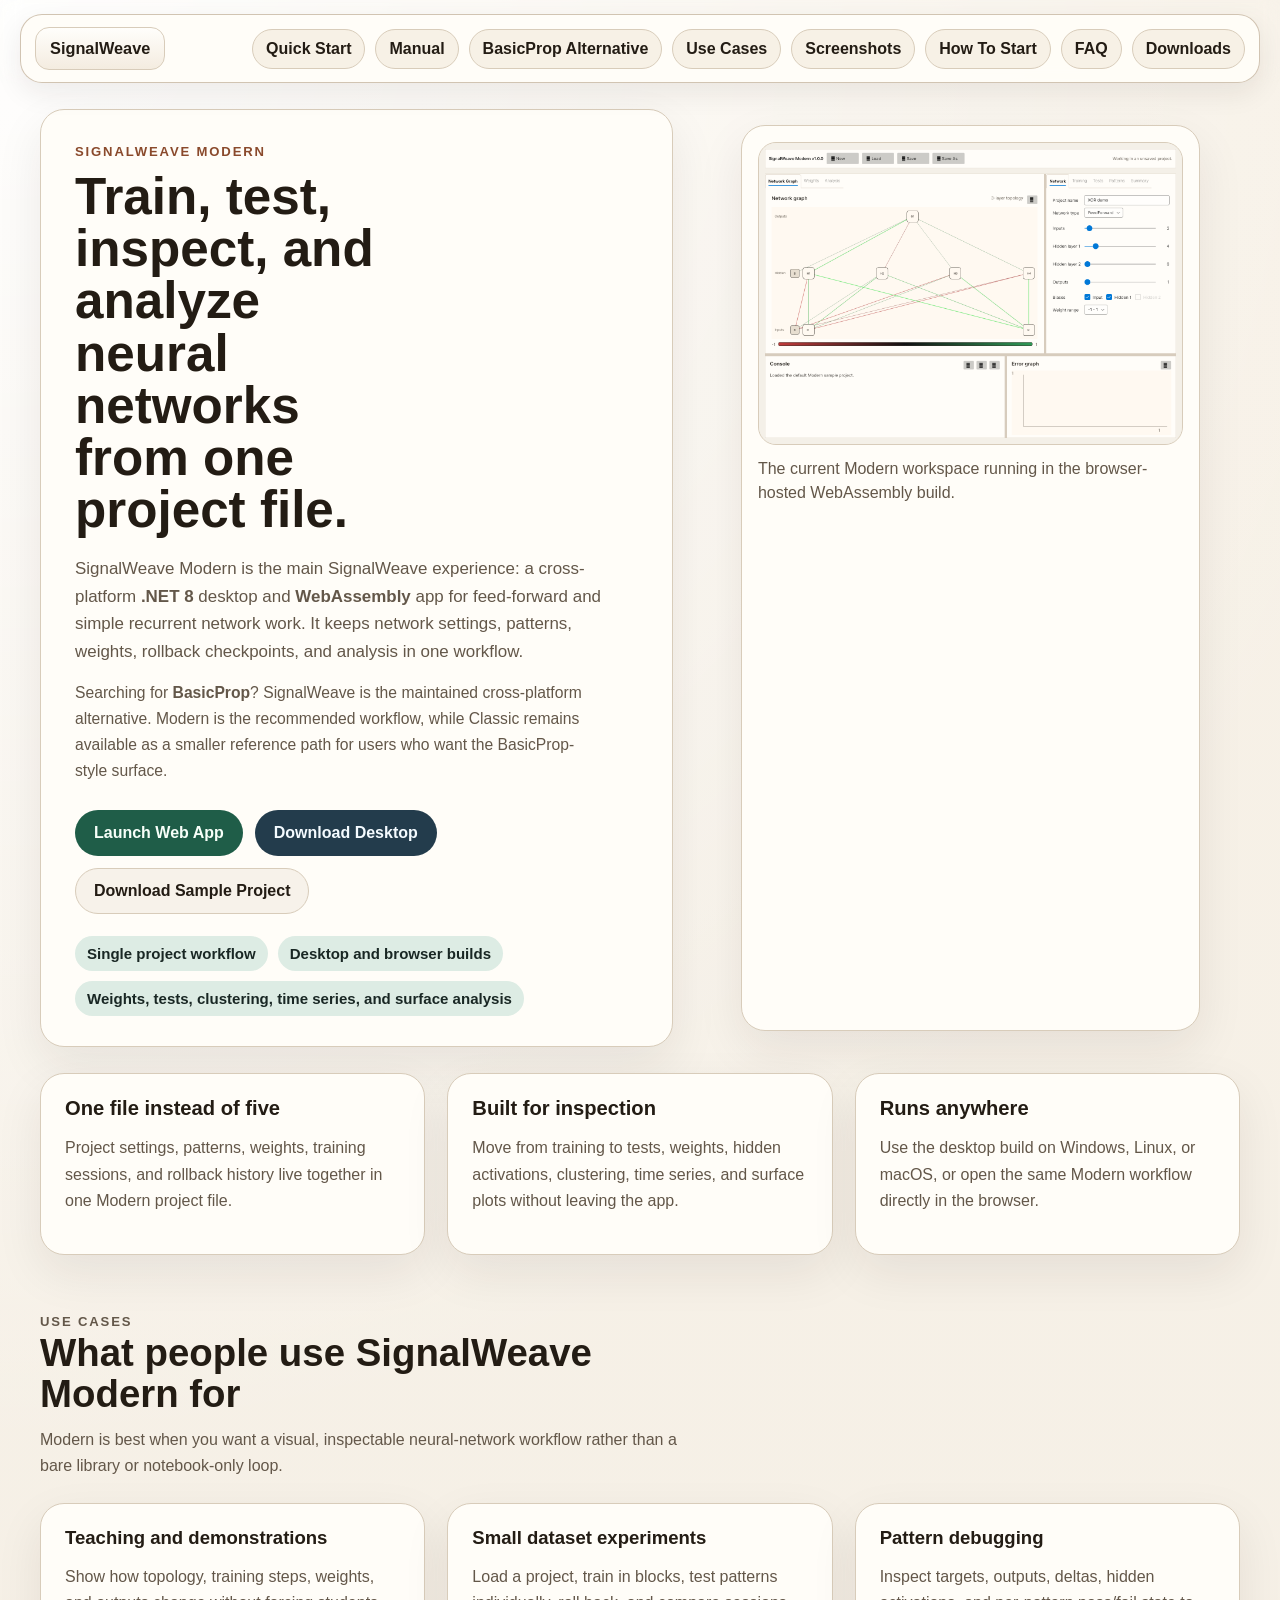
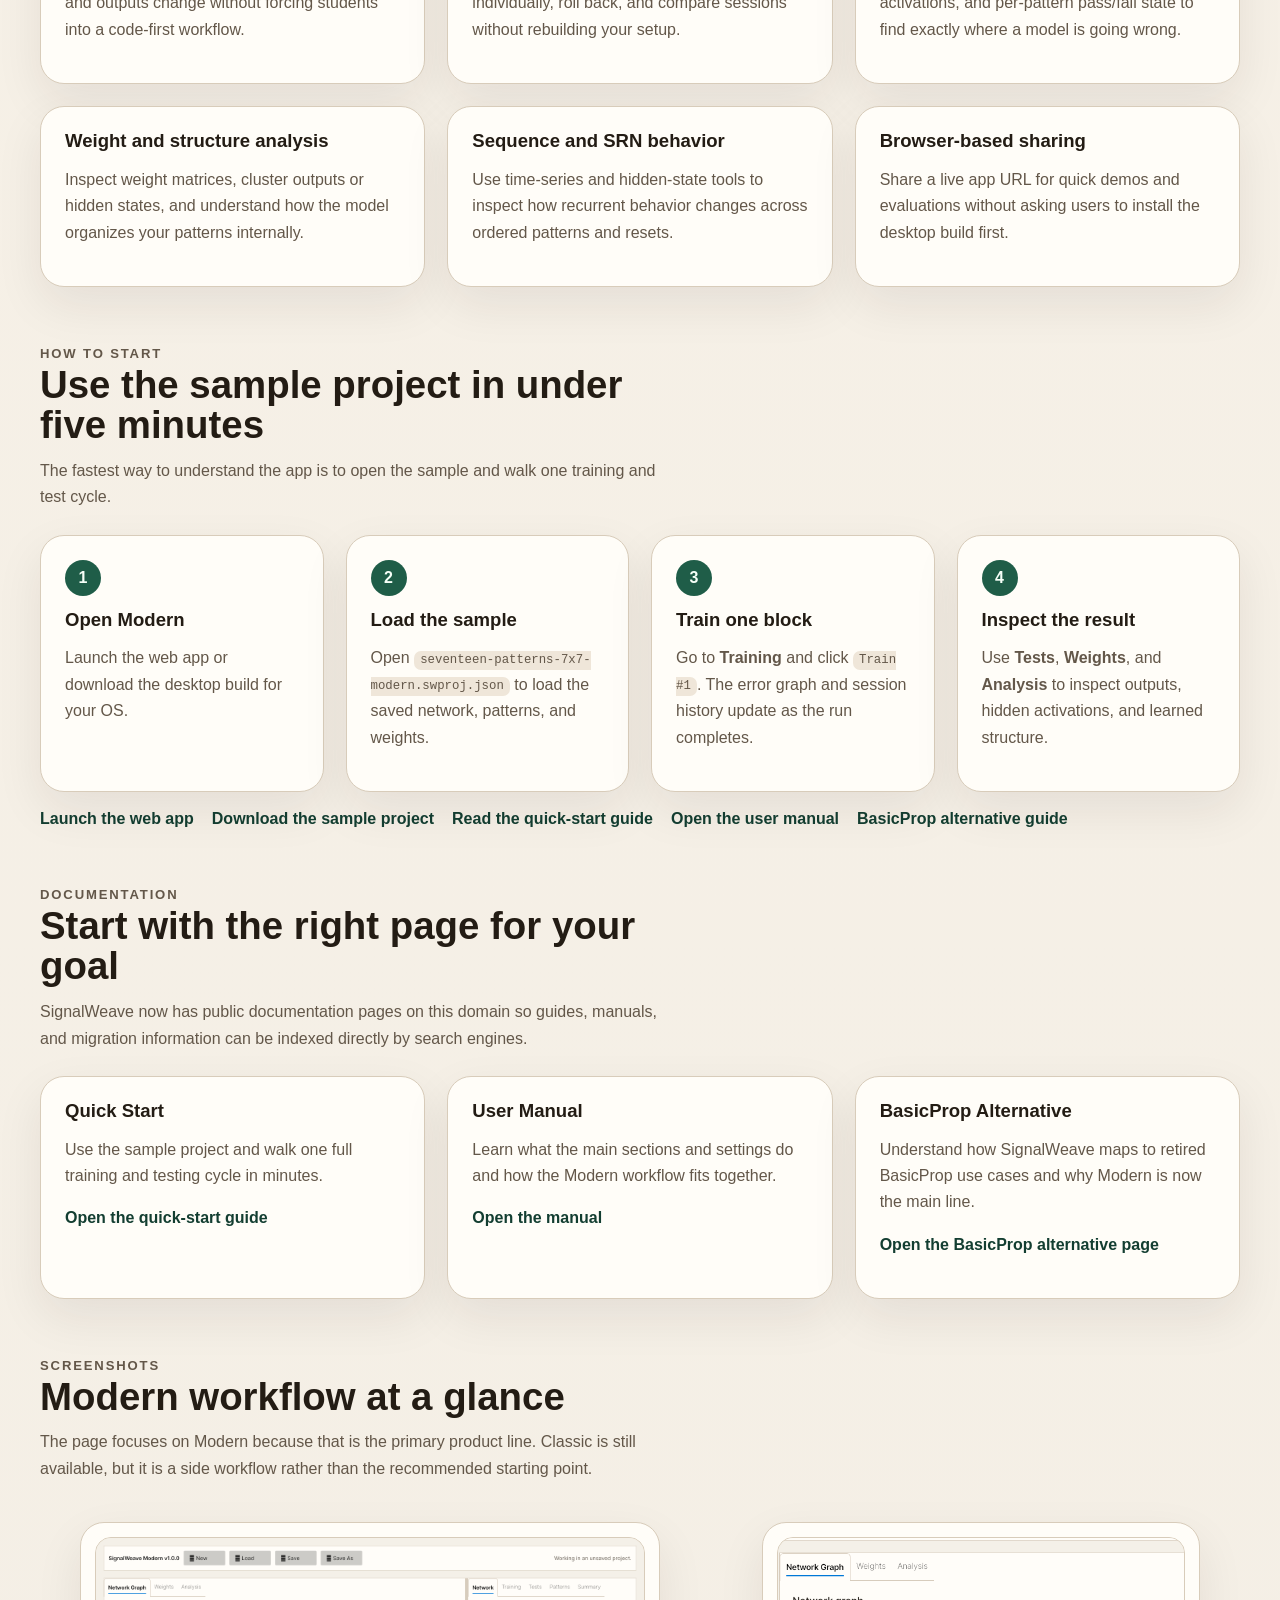
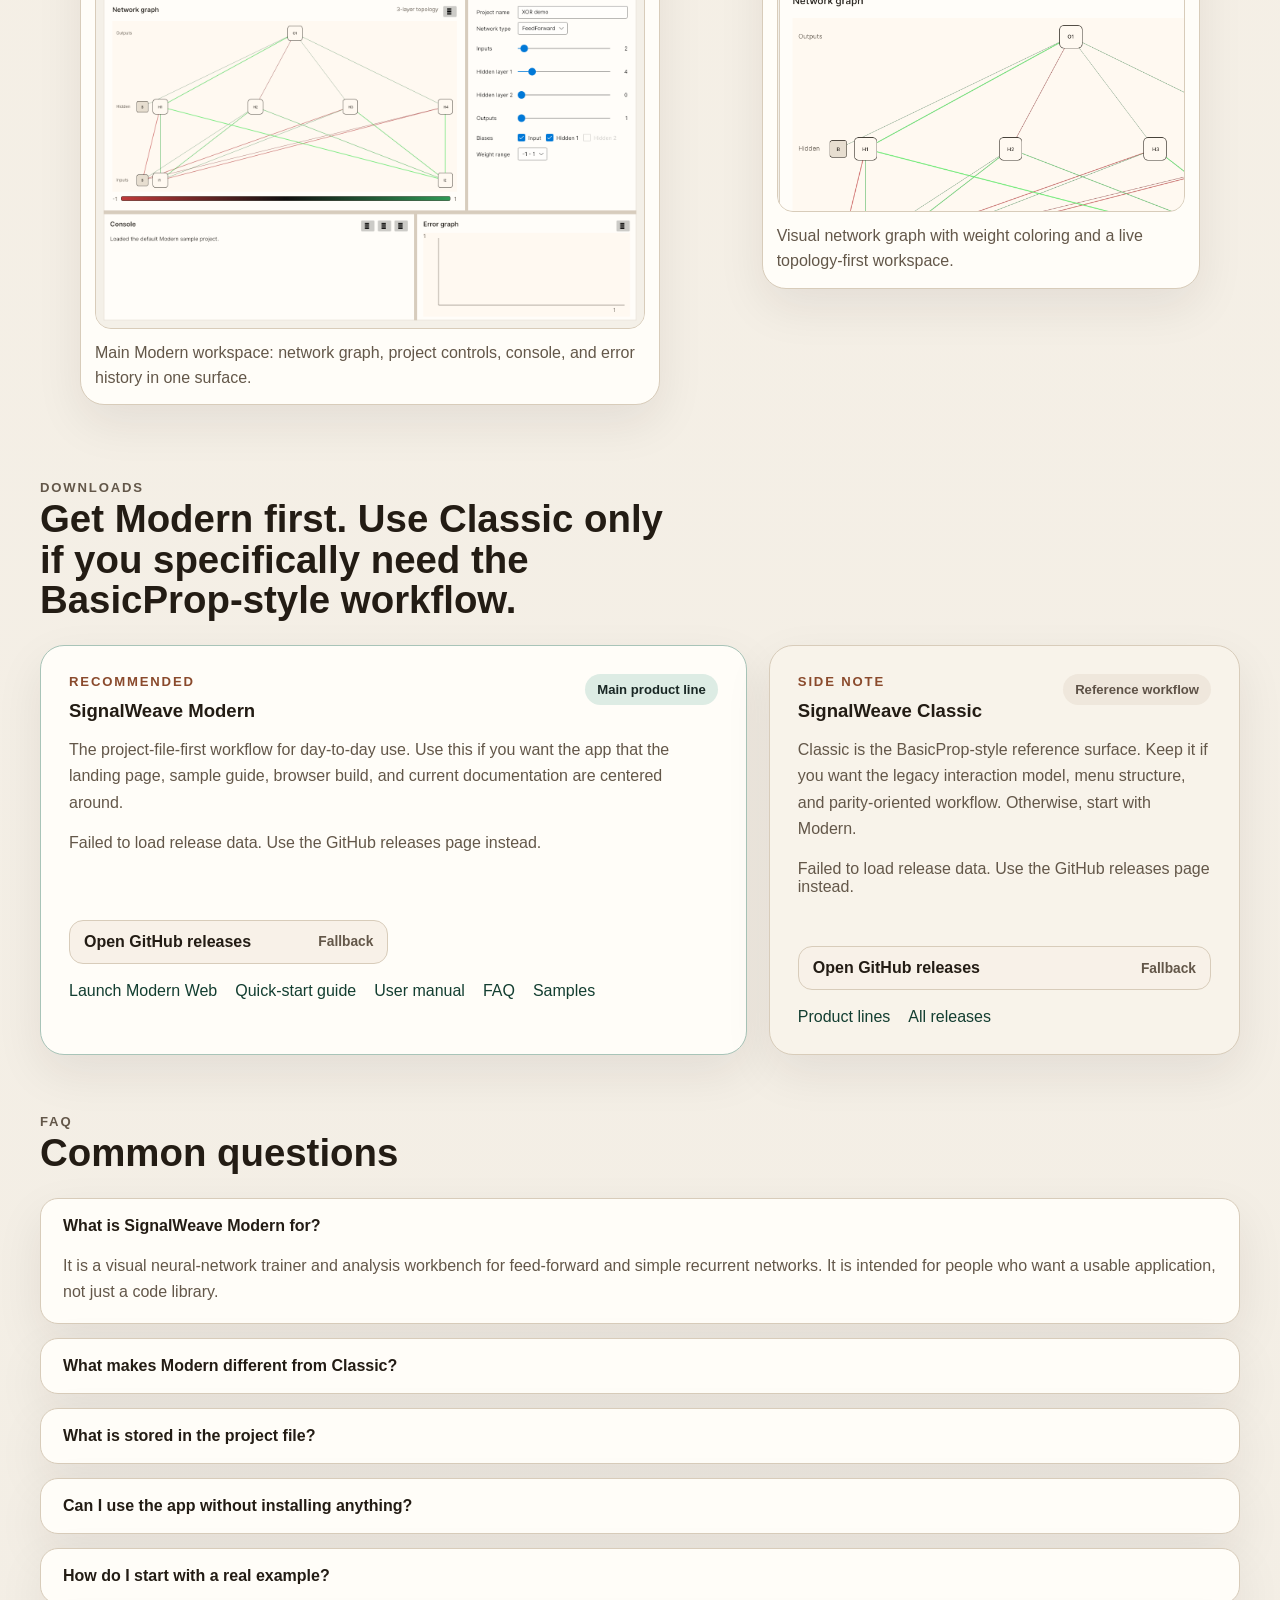
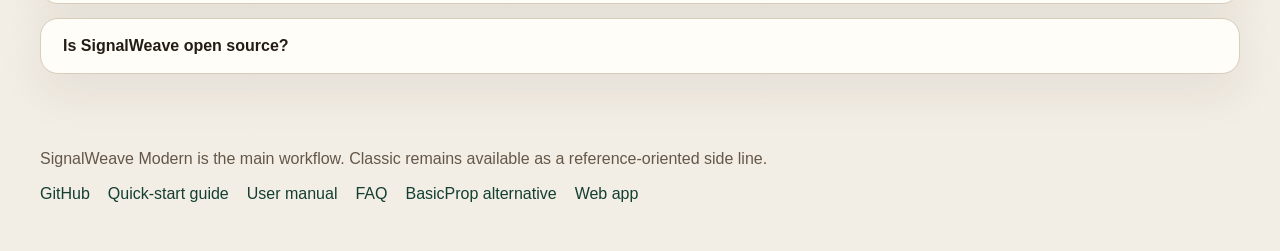
<file: site/index.html>
<!DOCTYPE html>
<html lang="en">
<head>
  <meta charset="UTF-8" />
  <meta name="viewport" content="width=device-width, initial-scale=1.0" />
  <title>SignalWeave Modern | Neural Network Trainer, Analysis Workbench, and BasicProp Alternative</title>
  <meta
    name="description"
    content="SignalWeave Modern is a cross-platform .NET neural network trainer and analysis workbench with desktop and WebAssembly builds. Train feed-forward and recurrent networks, inspect weights, test patterns, and analyze results from a single project file."
  />
  <meta
    name="keywords"
    content="SignalWeave, neural network trainer, BasicProp alternative, .NET neural network app, WebAssembly neural network app, cross-platform machine learning desktop app"
  />
  <meta name="robots" content="index,follow" />
  <meta name="theme-color" content="#19352d" />
  <meta name="application-name" content="SignalWeave Modern" />
  <link rel="canonical" href="https://signalweave.bestdev.co.il/" />
  <meta property="og:type" content="website" />
  <meta property="og:title" content="SignalWeave Modern | Neural Network Trainer and Analysis Workbench" />
  <meta
    property="og:description"
    content="Use SignalWeave Modern in the browser or on desktop to train, test, inspect, and analyze neural networks from one project file."
  />
  <meta property="og:url" content="https://signalweave.bestdev.co.il/" />
  <meta property="og:image" content="https://signalweave.bestdev.co.il/media/modern-workspace.png" />
  <meta property="og:image:alt" content="SignalWeave Modern workspace showing the network graph, project controls, console, and error graph." />
  <meta name="twitter:card" content="summary_large_image" />
  <meta name="twitter:title" content="SignalWeave Modern | Neural Network Trainer and Analysis Workbench" />
  <meta
    name="twitter:description"
    content="Train neural networks, inspect weights, test patterns, and analyze results in one Modern workflow across desktop and browser."
  />
  <meta name="twitter:image" content="https://signalweave.bestdev.co.il/media/modern-workspace.png" />
  <link rel="stylesheet" href="./styles.css" />
  <script type="application/ld+json">
    {
      "@context": "https://schema.org",
      "@type": "WebSite",
      "name": "SignalWeave",
      "url": "https://signalweave.bestdev.co.il/",
      "description": "SignalWeave Modern is a cross-platform neural network trainer, testing tool, and analysis workbench.",
      "publisher": {
        "@type": "Organization",
        "name": "SignalWeave"
      }
    }
  </script>
  <script type="application/ld+json">
    {
      "@context": "https://schema.org",
      "@type": "SoftwareApplication",
      "name": "SignalWeave Modern",
      "applicationCategory": "DeveloperApplication",
      "operatingSystem": "Windows, Linux, macOS, Web",
      "url": "https://signalweave.bestdev.co.il/",
      "downloadUrl": "https://github.com/Simonsbs/signalweave/releases",
      "image": "https://signalweave.bestdev.co.il/media/modern-workspace.png",
      "description": "SignalWeave Modern is a cross-platform .NET neural network trainer and analysis workbench with desktop and WebAssembly builds.",
      "offers": {
        "@type": "Offer",
        "price": "0",
        "priceCurrency": "USD"
      }
    }
  </script>
  <script type="application/ld+json">
    {
      "@context": "https://schema.org",
      "@type": "FAQPage",
      "mainEntity": [
        {
          "@type": "Question",
          "name": "What is SignalWeave Modern used for?",
          "acceptedAnswer": {
            "@type": "Answer",
            "text": "SignalWeave Modern is used to train, test, inspect, and analyze feed-forward and simple recurrent neural networks from one project file. It combines network settings, patterns, weights, training history, and analysis tools in one workflow."
          }
        },
        {
          "@type": "Question",
          "name": "Do I need the Classic version?",
          "acceptedAnswer": {
            "@type": "Answer",
            "text": "No. Modern is the main recommended workflow. Classic remains available only if you specifically want the BasicProp-style reference interface."
          }
        },
        {
          "@type": "Question",
          "name": "Can I use SignalWeave in the browser?",
          "acceptedAnswer": {
            "@type": "Answer",
            "text": "Yes. SignalWeave Modern is available as a WebAssembly app at https://signalweave.bestdev.co.il/app/ and shares the same .NET engine and general workflow as the desktop build."
          }
        },
        {
          "@type": "Question",
          "name": "What is inside a SignalWeave project file?",
          "acceptedAnswer": {
            "@type": "Answer",
            "text": "A SignalWeave Modern project file stores network settings, pattern data, current weights, training sessions, rollback checkpoints, and workspace-oriented state so you can reopen the project without managing separate files for each part."
          }
        },
        {
          "@type": "Question",
          "name": "How do I start with a sample?",
          "acceptedAnswer": {
            "@type": "Answer",
            "text": "Download the seventeen-patterns-7x7 sample project, open it in SignalWeave Modern, click Train #1, then open the Tests, Weights, and Analysis areas to inspect the run."
          }
        }
      ]
    }
  </script>
</head>
<body>
  <header class="site-header">
    <div class="brand-row">
      <a class="brand" href="#top">SignalWeave</a>
      <nav class="site-nav" aria-label="Main">
        <a href="/guide/">Quick Start</a>
        <a href="/manual/">Manual</a>
        <a href="/basicprop-alternative/">BasicProp Alternative</a>
        <a href="#use-cases">Use Cases</a>
        <a href="#screenshots">Screenshots</a>
        <a href="#sample">How To Start</a>
        <a href="#faq">FAQ</a>
        <a href="#downloads">Downloads</a>
      </nav>
    </div>
  </header>

  <main class="page" id="top">
    <section class="hero">
      <div class="hero-copy">
        <p class="eyebrow">SignalWeave Modern</p>
        <h1>Train, test, inspect, and analyze neural networks from one project file.</h1>
        <p class="lead">
          SignalWeave Modern is the main SignalWeave experience: a cross-platform <strong>.NET 8</strong>
          desktop and <strong>WebAssembly</strong> app for feed-forward and simple recurrent network work.
          It keeps network settings, patterns, weights, rollback checkpoints, and analysis in one workflow.
        </p>
        <p class="lead lead-compact">
          Searching for <strong>BasicProp</strong>? SignalWeave is the maintained cross-platform alternative.
          Modern is the recommended workflow, while Classic remains available as a smaller reference path for users who want the BasicProp-style surface.
        </p>
        <div class="hero-actions">
          <a class="button primary" href="/app/">Launch Web App</a>
          <a class="button primary-alt" href="#downloads">Download Desktop</a>
          <a class="button secondary" href="https://raw.githubusercontent.com/Simonsbs/signalweave/main/samples/seventeen-patterns-7x7-modern.swproj.json">Download Sample Project</a>
        </div>
        <div class="hero-points">
          <span>Single project workflow</span>
          <span>Desktop and browser builds</span>
          <span>Weights, tests, clustering, time series, and surface analysis</span>
        </div>
      </div>
      <figure class="hero-shot">
        <img
          src="./media/modern-workspace.png"
          alt="SignalWeave Modern workspace with the network graph, workflow tabs, console, and error graph."
        />
        <figcaption>The current Modern workspace running in the browser-hosted WebAssembly build.</figcaption>
      </figure>
    </section>

    <section class="proof-strip" aria-label="Why SignalWeave Modern">
      <article class="proof-card">
        <h2>One file instead of five</h2>
        <p>Project settings, patterns, weights, training sessions, and rollback history live together in one Modern project file.</p>
      </article>
      <article class="proof-card">
        <h2>Built for inspection</h2>
        <p>Move from training to tests, weights, hidden activations, clustering, time series, and surface plots without leaving the app.</p>
      </article>
      <article class="proof-card">
        <h2>Runs anywhere</h2>
        <p>Use the desktop build on Windows, Linux, or macOS, or open the same Modern workflow directly in the browser.</p>
      </article>
    </section>

    <section class="section" id="use-cases">
      <div class="section-heading">
        <p class="eyebrow">Use Cases</p>
        <h2>What people use SignalWeave Modern for</h2>
        <p>Modern is best when you want a visual, inspectable neural-network workflow rather than a bare library or notebook-only loop.</p>
      </div>
      <div class="use-case-grid">
        <article class="use-case-card">
          <h3>Teaching and demonstrations</h3>
          <p>Show how topology, training steps, weights, and outputs change without forcing students into a code-first workflow.</p>
        </article>
        <article class="use-case-card">
          <h3>Small dataset experiments</h3>
          <p>Load a project, train in blocks, test patterns individually, roll back, and compare sessions without rebuilding your setup.</p>
        </article>
        <article class="use-case-card">
          <h3>Pattern debugging</h3>
          <p>Inspect targets, outputs, deltas, hidden activations, and per-pattern pass/fail state to find exactly where a model is going wrong.</p>
        </article>
        <article class="use-case-card">
          <h3>Weight and structure analysis</h3>
          <p>Inspect weight matrices, cluster outputs or hidden states, and understand how the model organizes your patterns internally.</p>
        </article>
        <article class="use-case-card">
          <h3>Sequence and SRN behavior</h3>
          <p>Use time-series and hidden-state tools to inspect how recurrent behavior changes across ordered patterns and resets.</p>
        </article>
        <article class="use-case-card">
          <h3>Browser-based sharing</h3>
          <p>Share a live app URL for quick demos and evaluations without asking users to install the desktop build first.</p>
        </article>
      </div>
    </section>

    <section class="section" id="sample">
      <div class="section-heading">
        <p class="eyebrow">How To Start</p>
        <h2>Use the sample project in under five minutes</h2>
        <p>The fastest way to understand the app is to open the sample and walk one training and test cycle.</p>
      </div>
      <div class="steps-grid">
        <article class="step-card">
          <span class="step-number">1</span>
          <h3>Open Modern</h3>
          <p>Launch the web app or download the desktop build for your OS.</p>
        </article>
        <article class="step-card">
          <span class="step-number">2</span>
          <h3>Load the sample</h3>
          <p>Open <code>seventeen-patterns-7x7-modern.swproj.json</code> to load the saved network, patterns, and weights.</p>
        </article>
        <article class="step-card">
          <span class="step-number">3</span>
          <h3>Train one block</h3>
          <p>Go to <strong>Training</strong> and click <code>Train #1</code>. The error graph and session history update as the run completes.</p>
        </article>
        <article class="step-card">
          <span class="step-number">4</span>
          <h3>Inspect the result</h3>
          <p>Use <strong>Tests</strong>, <strong>Weights</strong>, and <strong>Analysis</strong> to inspect outputs, hidden activations, and learned structure.</p>
        </article>
      </div>
      <div class="sample-links">
        <a class="inline-link" href="/app/">Launch the web app</a>
        <a class="inline-link" href="https://raw.githubusercontent.com/Simonsbs/signalweave/main/samples/seventeen-patterns-7x7-modern.swproj.json">Download the sample project</a>
        <a class="inline-link" href="/guide/">Read the quick-start guide</a>
        <a class="inline-link" href="/manual/">Open the user manual</a>
        <a class="inline-link" href="/basicprop-alternative/">BasicProp alternative guide</a>
      </div>
    </section>

    <section class="section" id="learn">
      <div class="section-heading">
        <p class="eyebrow">Documentation</p>
        <h2>Start with the right page for your goal</h2>
        <p>SignalWeave now has public documentation pages on this domain so guides, manuals, and migration information can be indexed directly by search engines.</p>
      </div>
      <div class="use-case-grid">
        <article class="use-case-card">
          <h3>Quick Start</h3>
          <p>Use the sample project and walk one full training and testing cycle in minutes.</p>
          <p><a class="inline-link" href="/guide/">Open the quick-start guide</a></p>
        </article>
        <article class="use-case-card">
          <h3>User Manual</h3>
          <p>Learn what the main sections and settings do and how the Modern workflow fits together.</p>
          <p><a class="inline-link" href="/manual/">Open the manual</a></p>
        </article>
        <article class="use-case-card">
          <h3>BasicProp Alternative</h3>
          <p>Understand how SignalWeave maps to retired BasicProp use cases and why Modern is now the main line.</p>
          <p><a class="inline-link" href="/basicprop-alternative/">Open the BasicProp alternative page</a></p>
        </article>
      </div>
    </section>

    <section class="section screenshots" id="screenshots">
      <div class="section-heading">
        <p class="eyebrow">Screenshots</p>
        <h2>Modern workflow at a glance</h2>
        <p>The page focuses on Modern because that is the primary product line. Classic is still available, but it is a side workflow rather than the recommended starting point.</p>
      </div>
      <div class="screenshot-grid">
        <figure class="shot-card shot-large">
          <img
            src="./media/modern-workspace.png"
            alt="SignalWeave Modern main workspace with the network graph, workflow tabs, console, and error graph."
          />
          <figcaption>Main Modern workspace: network graph, project controls, console, and error history in one surface.</figcaption>
        </figure>
        <figure class="shot-card">
          <img
            src="./media/modern-graph-detail.png"
            alt="Close-up of the SignalWeave Modern network graph and weight coloring."
          />
          <figcaption>Visual network graph with weight coloring and a live topology-first workspace.</figcaption>
        </figure>
      </div>
    </section>

    <section class="section" id="downloads">
      <div class="section-heading">
        <p class="eyebrow">Downloads</p>
        <h2>Get Modern first. Use Classic only if you specifically need the BasicProp-style workflow.</h2>
      </div>
      <div class="download-layout">
        <article class="release-card release-card-featured" id="modern">
          <div class="release-header">
            <div>
              <p class="product-kicker">Recommended</p>
              <h3>SignalWeave Modern</h3>
            </div>
            <span class="badge">Main product line</span>
          </div>
          <p class="product-copy">
            The project-file-first workflow for day-to-day use. Use this if you want the app that the landing page,
            sample guide, browser build, and current documentation are centered around.
          </p>
          <div class="release-meta" data-product="modern">
            <p class="loading">Loading latest Modern release…</p>
          </div>
          <div class="downloads" data-product="modern"></div>
          <div class="product-links">
            <a href="/app/">Launch Modern Web</a>
            <a href="/guide/">Quick-start guide</a>
            <a href="/manual/">User manual</a>
            <a href="/faq/">FAQ</a>
            <a href="https://github.com/Simonsbs/signalweave/tree/main/samples" target="_blank" rel="noreferrer">Samples</a>
          </div>
        </article>

        <aside class="release-card release-card-aside" id="classic">
          <div class="release-header">
            <div>
              <p class="product-kicker">Side note</p>
              <h3>SignalWeave Classic</h3>
            </div>
            <span class="badge muted">Reference workflow</span>
          </div>
          <p class="product-copy">
            Classic is the BasicProp-style reference surface. Keep it if you want the legacy interaction model,
            menu structure, and parity-oriented workflow. Otherwise, start with Modern.
          </p>
          <div class="release-meta" data-product="classic">
            <p class="loading">Loading latest Classic release…</p>
          </div>
          <div class="downloads compact" data-product="classic"></div>
          <div class="product-links">
            <a href="https://github.com/Simonsbs/signalweave/blob/main/docs/product-lines.md" target="_blank" rel="noreferrer">Product lines</a>
            <a href="https://github.com/Simonsbs/signalweave/releases" target="_blank" rel="noreferrer">All releases</a>
          </div>
        </aside>
      </div>
    </section>

    <section class="section faq" id="faq">
      <div class="section-heading">
        <p class="eyebrow">FAQ</p>
        <h2>Common questions</h2>
      </div>
      <div class="faq-list">
        <details class="faq-item" open>
          <summary>What is SignalWeave Modern for?</summary>
          <p>It is a visual neural-network trainer and analysis workbench for feed-forward and simple recurrent networks. It is intended for people who want a usable application, not just a code library.</p>
        </details>
        <details class="faq-item">
          <summary>What makes Modern different from Classic?</summary>
          <p>Modern is organized around one project file and integrated tabs for training, tests, weights, patterns, and analysis. Classic preserves the BasicProp-style workflow and is useful mainly if you want that exact reference surface.</p>
        </details>
        <details class="faq-item">
          <summary>What is stored in the project file?</summary>
          <p>Modern stores the network definition, embedded patterns, current weights, training sessions, rollback checkpoints, and related workspace state together, so you do not need separate load/save actions for each item.</p>
        </details>
        <details class="faq-item">
          <summary>Can I use the app without installing anything?</summary>
          <p>Yes. The Modern workflow is available directly in the browser as a WebAssembly app at <a href="/app/">/app/</a>. Desktop builds are also available for Windows, Linux, and macOS.</p>
        </details>
        <details class="faq-item">
          <summary>How do I start with a real example?</summary>
          <p>Download the sample project, open it in Modern, run <code>Train #1</code>, then use <strong>Tests</strong>, <strong>Weights</strong>, and <strong>Analysis</strong> to inspect what changed.</p>
        </details>
        <details class="faq-item">
          <summary>Is SignalWeave open source?</summary>
          <p>Yes. The full project, release history, and source are available on <a href="https://github.com/Simonsbs/signalweave" target="_blank" rel="noreferrer">GitHub</a>.</p>
        </details>
      </div>
    </section>
  </main>

  <footer class="site-footer">
    <p>SignalWeave Modern is the main workflow. Classic remains available as a reference-oriented side line.</p>
    <div class="footer-links">
      <a href="https://github.com/Simonsbs/signalweave" target="_blank" rel="noreferrer">GitHub</a>
      <a href="/guide/">Quick-start guide</a>
      <a href="/manual/">User manual</a>
      <a href="/faq/">FAQ</a>
      <a href="/basicprop-alternative/">BasicProp alternative</a>
      <a href="/app/">Web app</a>
    </div>
  </footer>

  <script src="./app.js"></script>
</body>
</html>
</file>
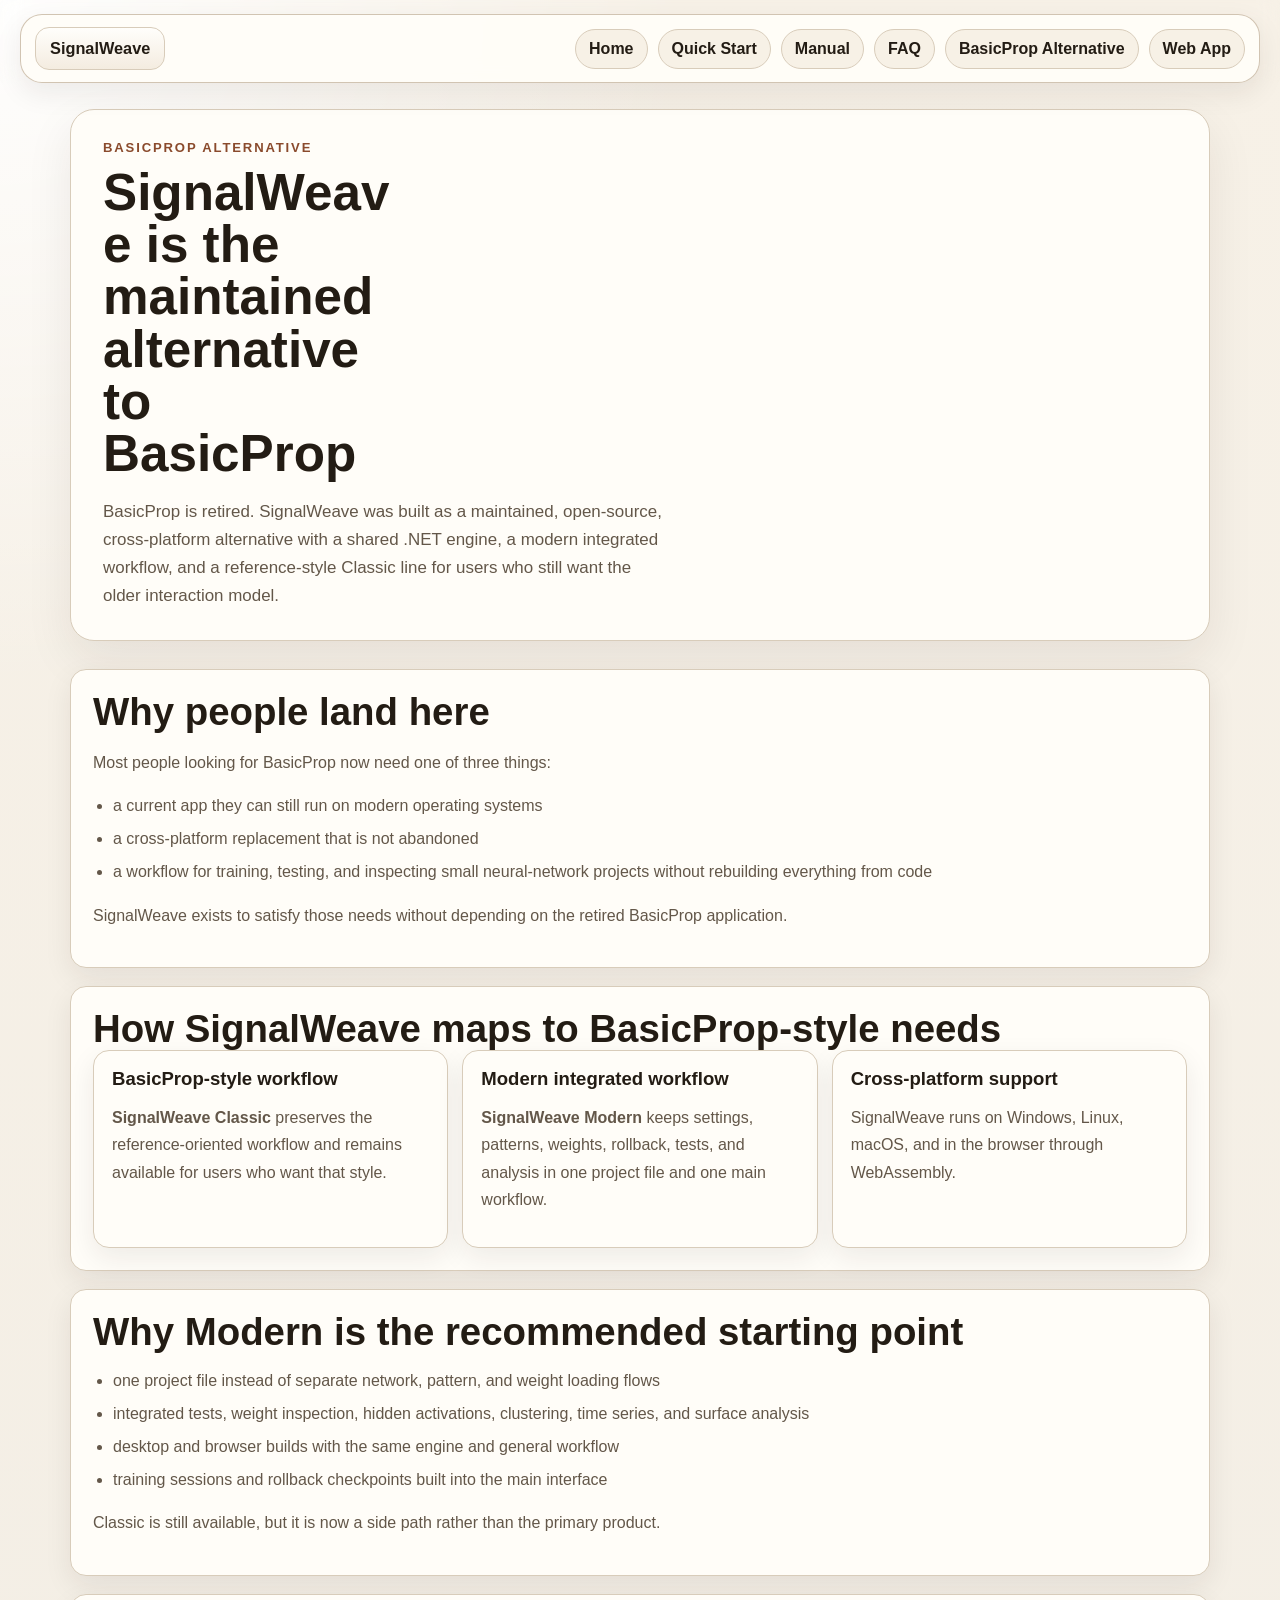
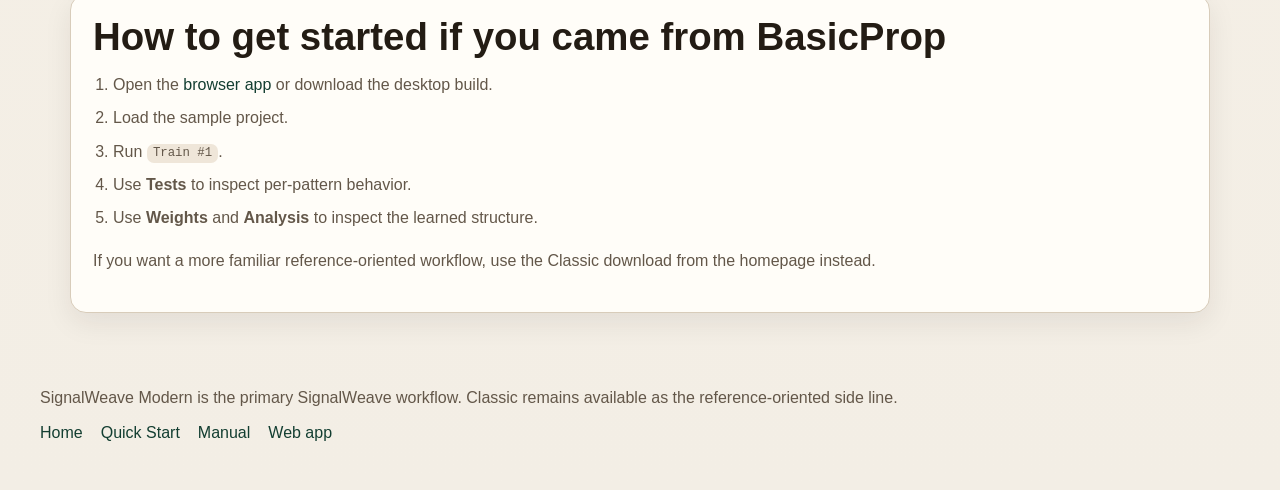
<file: site/basicprop-alternative/index.html>
<!DOCTYPE html>
<html lang="en">
<head>
  <meta charset="UTF-8" />
  <meta name="viewport" content="width=device-width, initial-scale=1.0" />
  <title>SignalWeave as a BasicProp Alternative | Cross-Platform Neural Network App</title>
  <meta name="description" content="SignalWeave is a maintained, cross-platform, open-source alternative to BasicProp. Use SignalWeave Modern in the browser or on desktop, or use Classic for the reference-style workflow." />
  <meta name="robots" content="index,follow" />
  <link rel="canonical" href="https://signalweave.bestdev.co.il/basicprop-alternative/" />
  <meta property="og:type" content="article" />
  <meta property="og:title" content="SignalWeave as a BasicProp Alternative" />
  <meta property="og:description" content="Looking for a BasicProp replacement? SignalWeave is the maintained cross-platform open-source alternative with Modern and Classic product lines." />
  <meta property="og:url" content="https://signalweave.bestdev.co.il/basicprop-alternative/" />
  <meta property="og:image" content="https://signalweave.bestdev.co.il/media/modern-workspace.png" />
  <link rel="stylesheet" href="../styles.css" />
</head>
<body>
  <header class="site-header">
    <div class="brand-row">
      <a class="brand" href="/">SignalWeave</a>
      <nav class="site-nav" aria-label="Main">
        <a href="/">Home</a>
        <a href="/guide/">Quick Start</a>
        <a href="/manual/">Manual</a>
        <a href="/faq/">FAQ</a>
        <a href="/basicprop-alternative/">BasicProp Alternative</a>
        <a href="/app/">Web App</a>
      </nav>
    </div>
  </header>

  <main class="page simple-page">
    <section class="doc-hero">
      <p class="eyebrow">BasicProp Alternative</p>
      <h1>SignalWeave is the maintained alternative to BasicProp</h1>
      <p class="lead">
        BasicProp is retired. SignalWeave was built as a maintained, open-source, cross-platform alternative with a shared .NET engine,
        a modern integrated workflow, and a reference-style Classic line for users who still want the older interaction model.
      </p>
    </section>

    <section class="doc-content">
      <section class="content-card">
        <h2>Why people land here</h2>
        <p>Most people looking for BasicProp now need one of three things:</p>
        <ul>
          <li>a current app they can still run on modern operating systems</li>
          <li>a cross-platform replacement that is not abandoned</li>
          <li>a workflow for training, testing, and inspecting small neural-network projects without rebuilding everything from code</li>
        </ul>
        <p>SignalWeave exists to satisfy those needs without depending on the retired BasicProp application.</p>
      </section>

      <section class="content-card">
        <h2>How SignalWeave maps to BasicProp-style needs</h2>
        <div class="mini-grid">
          <div class="mini-card">
            <h3>BasicProp-style workflow</h3>
            <p><strong>SignalWeave Classic</strong> preserves the reference-oriented workflow and remains available for users who want that style.</p>
          </div>
          <div class="mini-card">
            <h3>Modern integrated workflow</h3>
            <p><strong>SignalWeave Modern</strong> keeps settings, patterns, weights, rollback, tests, and analysis in one project file and one main workflow.</p>
          </div>
          <div class="mini-card">
            <h3>Cross-platform support</h3>
            <p>SignalWeave runs on Windows, Linux, macOS, and in the browser through WebAssembly.</p>
          </div>
        </div>
      </section>

      <section class="content-card">
        <h2>Why Modern is the recommended starting point</h2>
        <ul>
          <li>one project file instead of separate network, pattern, and weight loading flows</li>
          <li>integrated tests, weight inspection, hidden activations, clustering, time series, and surface analysis</li>
          <li>desktop and browser builds with the same engine and general workflow</li>
          <li>training sessions and rollback checkpoints built into the main interface</li>
        </ul>
        <p>Classic is still available, but it is now a side path rather than the primary product.</p>
      </section>

      <section class="content-card">
        <h2>How to get started if you came from BasicProp</h2>
        <ol>
          <li>Open the <a href="/app/">browser app</a> or download the desktop build.</li>
          <li>Load the sample project.</li>
          <li>Run <code>Train #1</code>.</li>
          <li>Use <strong>Tests</strong> to inspect per-pattern behavior.</li>
          <li>Use <strong>Weights</strong> and <strong>Analysis</strong> to inspect the learned structure.</li>
        </ol>
        <p>If you want a more familiar reference-oriented workflow, use the Classic download from the homepage instead.</p>
      </section>
    </section>
  </main>

  <footer class="site-footer">
    <p>SignalWeave Modern is the primary SignalWeave workflow. Classic remains available as the reference-oriented side line.</p>
    <div class="footer-links">
      <a href="/">Home</a>
      <a href="/guide/">Quick Start</a>
      <a href="/manual/">Manual</a>
      <a href="/app/">Web app</a>
    </div>
  </footer>
</body>
</html>
</file>
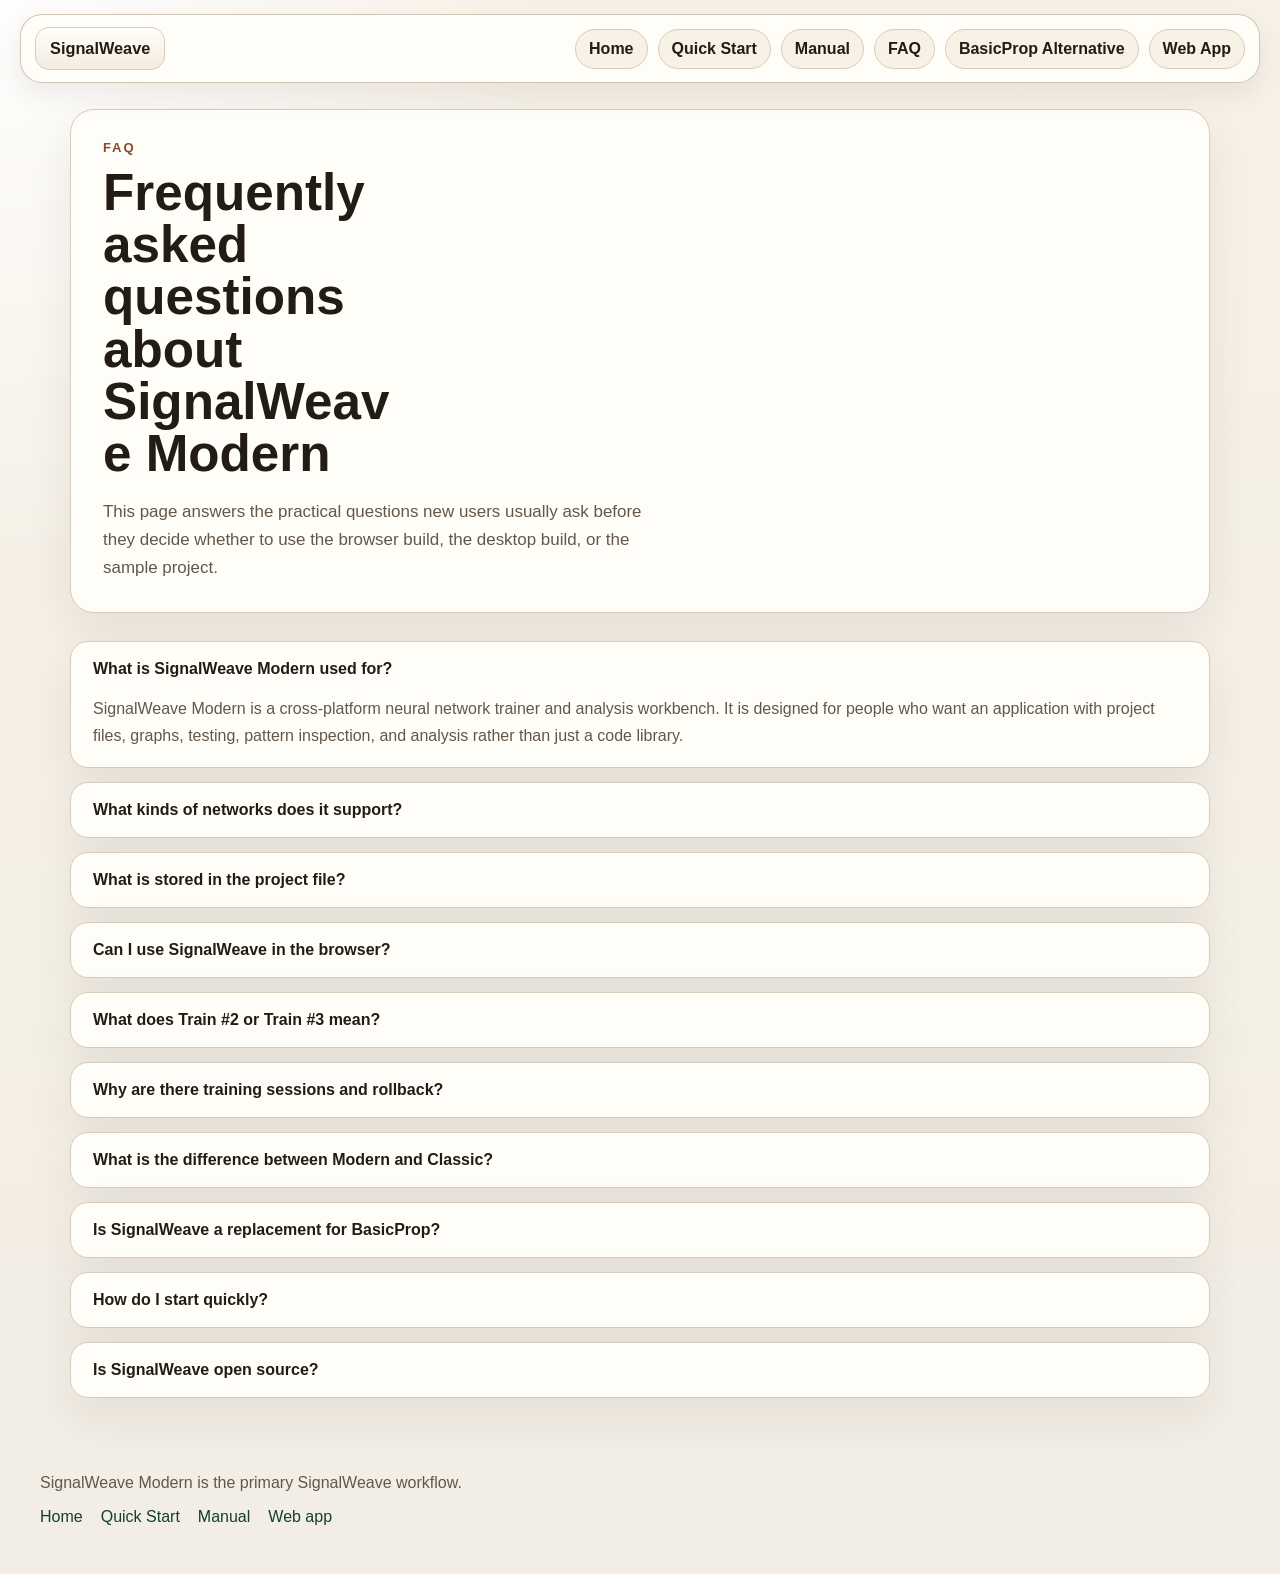
<file: site/faq/index.html>
<!DOCTYPE html>
<html lang="en">
<head>
  <meta charset="UTF-8" />
  <meta name="viewport" content="width=device-width, initial-scale=1.0" />
  <title>SignalWeave FAQ | Modern Neural Network App Questions and Answers</title>
  <meta name="description" content="Frequently asked questions about SignalWeave Modern, including project files, training, testing, analysis, browser use, BasicProp migration, and desktop downloads." />
  <meta name="robots" content="index,follow" />
  <link rel="canonical" href="https://signalweave.bestdev.co.il/faq/" />
  <meta property="og:type" content="article" />
  <meta property="og:title" content="SignalWeave FAQ" />
  <meta property="og:description" content="Answers to common questions about SignalWeave Modern, BasicProp replacement workflows, project files, browser use, training, and analysis." />
  <meta property="og:url" content="https://signalweave.bestdev.co.il/faq/" />
  <link rel="stylesheet" href="../styles.css" />
  <script type="application/ld+json">
    {
      "@context": "https://schema.org",
      "@type": "FAQPage",
      "mainEntity": [
        {
          "@type": "Question",
          "name": "What is SignalWeave Modern used for?",
          "acceptedAnswer": {
            "@type": "Answer",
            "text": "SignalWeave Modern is used to train, test, inspect, and analyze feed-forward and simple recurrent neural networks from a single project file."
          }
        },
        {
          "@type": "Question",
          "name": "What is inside a Modern project file?",
          "acceptedAnswer": {
            "@type": "Answer",
            "text": "A Modern project file stores the network definition, patterns, weights, completed cycles, training sessions, rollback checkpoints, and workspace-oriented state."
          }
        },
        {
          "@type": "Question",
          "name": "Do I need Classic to use SignalWeave?",
          "acceptedAnswer": {
            "@type": "Answer",
            "text": "No. Modern is the main recommended workflow. Classic exists as a side product for users who specifically want the BasicProp-style interaction model."
          }
        },
        {
          "@type": "Question",
          "name": "Can I use SignalWeave in the browser?",
          "acceptedAnswer": {
            "@type": "Answer",
            "text": "Yes. SignalWeave Modern is available as a WebAssembly app in the browser and shares the same .NET engine and general workflow as the desktop build."
          }
        },
        {
          "@type": "Question",
          "name": "What does Train #2 mean?",
          "acceptedAnswer": {
            "@type": "Answer",
            "text": "Train #2 means continue training from the current weights for one more configured training block. It does not restart the model from scratch."
          }
        }
      ]
    }
  </script>
</head>
<body>
  <header class="site-header">
    <div class="brand-row">
      <a class="brand" href="/">SignalWeave</a>
      <nav class="site-nav" aria-label="Main">
        <a href="/">Home</a>
        <a href="/guide/">Quick Start</a>
        <a href="/manual/">Manual</a>
        <a href="/faq/">FAQ</a>
        <a href="/basicprop-alternative/">BasicProp Alternative</a>
        <a href="/app/">Web App</a>
      </nav>
    </div>
  </header>

  <main class="page simple-page">
    <section class="doc-hero">
      <p class="eyebrow">FAQ</p>
      <h1>Frequently asked questions about SignalWeave Modern</h1>
      <p class="lead">This page answers the practical questions new users usually ask before they decide whether to use the browser build, the desktop build, or the sample project.</p>
    </section>

    <section class="faq-list faq-list-page">
      <details class="faq-item" open>
        <summary>What is SignalWeave Modern used for?</summary>
        <p>SignalWeave Modern is a cross-platform neural network trainer and analysis workbench. It is designed for people who want an application with project files, graphs, testing, pattern inspection, and analysis rather than just a code library.</p>
      </details>
      <details class="faq-item">
        <summary>What kinds of networks does it support?</summary>
        <p>Modern supports feed-forward networks with direct, 3-layer, and 4-layer topologies as well as simple recurrent networks.</p>
      </details>
      <details class="faq-item">
        <summary>What is stored in the project file?</summary>
        <p>The project file stores the network definition, embedded patterns, current weights, completed cycles, training sessions, rollback checkpoints, and related workspace state. Modern intentionally avoids separate network, pattern, and weight files in the main workflow.</p>
      </details>
      <details class="faq-item">
        <summary>Can I use SignalWeave in the browser?</summary>
        <p>Yes. The WebAssembly build is available at <a href="/app/">/app/</a>. The desktop and browser editions share the same .NET engine and general workflow.</p>
      </details>
      <details class="faq-item">
        <summary>What does Train #2 or Train #3 mean?</summary>
        <p>It means continue training from the current weights for one more training block. It does not mean restart from scratch and it does not switch to a different algorithm.</p>
      </details>
      <details class="faq-item">
        <summary>Why are there training sessions and rollback?</summary>
        <p>Each explicit training run creates a visible checkpoint. That lets you compare weight states, inspect historical error graphs, and roll back to an earlier checkpoint if a later run performs worse.</p>
      </details>
      <details class="faq-item">
        <summary>What is the difference between Modern and Classic?</summary>
        <p>Modern is organized around one project file and integrated tabs for network settings, training, tests, weights, patterns, and analysis. Classic preserves the BasicProp-style workflow and is useful mainly if you want that exact reference surface.</p>
      </details>
      <details class="faq-item">
        <summary>Is SignalWeave a replacement for BasicProp?</summary>
        <p>Yes. SignalWeave was built as a maintained, cross-platform, open-source alternative after BasicProp was retired. Modern is the recommended workflow, while Classic preserves the reference-oriented BasicProp-style surface.</p>
      </details>
      <details class="faq-item">
        <summary>How do I start quickly?</summary>
        <p>Open the sample project, run <code>Train #1</code>, then inspect the result in <strong>Tests</strong>, <strong>Weights</strong>, and <strong>Analysis</strong>. The <a href="/guide/">Quick Start guide</a> walks through that sequence.</p>
      </details>
      <details class="faq-item">
        <summary>Is SignalWeave open source?</summary>
        <p>Yes. Source, releases, and project history are available on <a href="https://github.com/Simonsbs/signalweave" target="_blank" rel="noreferrer">GitHub</a>.</p>
      </details>
    </section>
  </main>

  <footer class="site-footer">
    <p>SignalWeave Modern is the primary SignalWeave workflow.</p>
    <div class="footer-links">
      <a href="/">Home</a>
      <a href="/guide/">Quick Start</a>
      <a href="/manual/">Manual</a>
      <a href="/app/">Web app</a>
    </div>
  </footer>
</body>
</html>
</file>
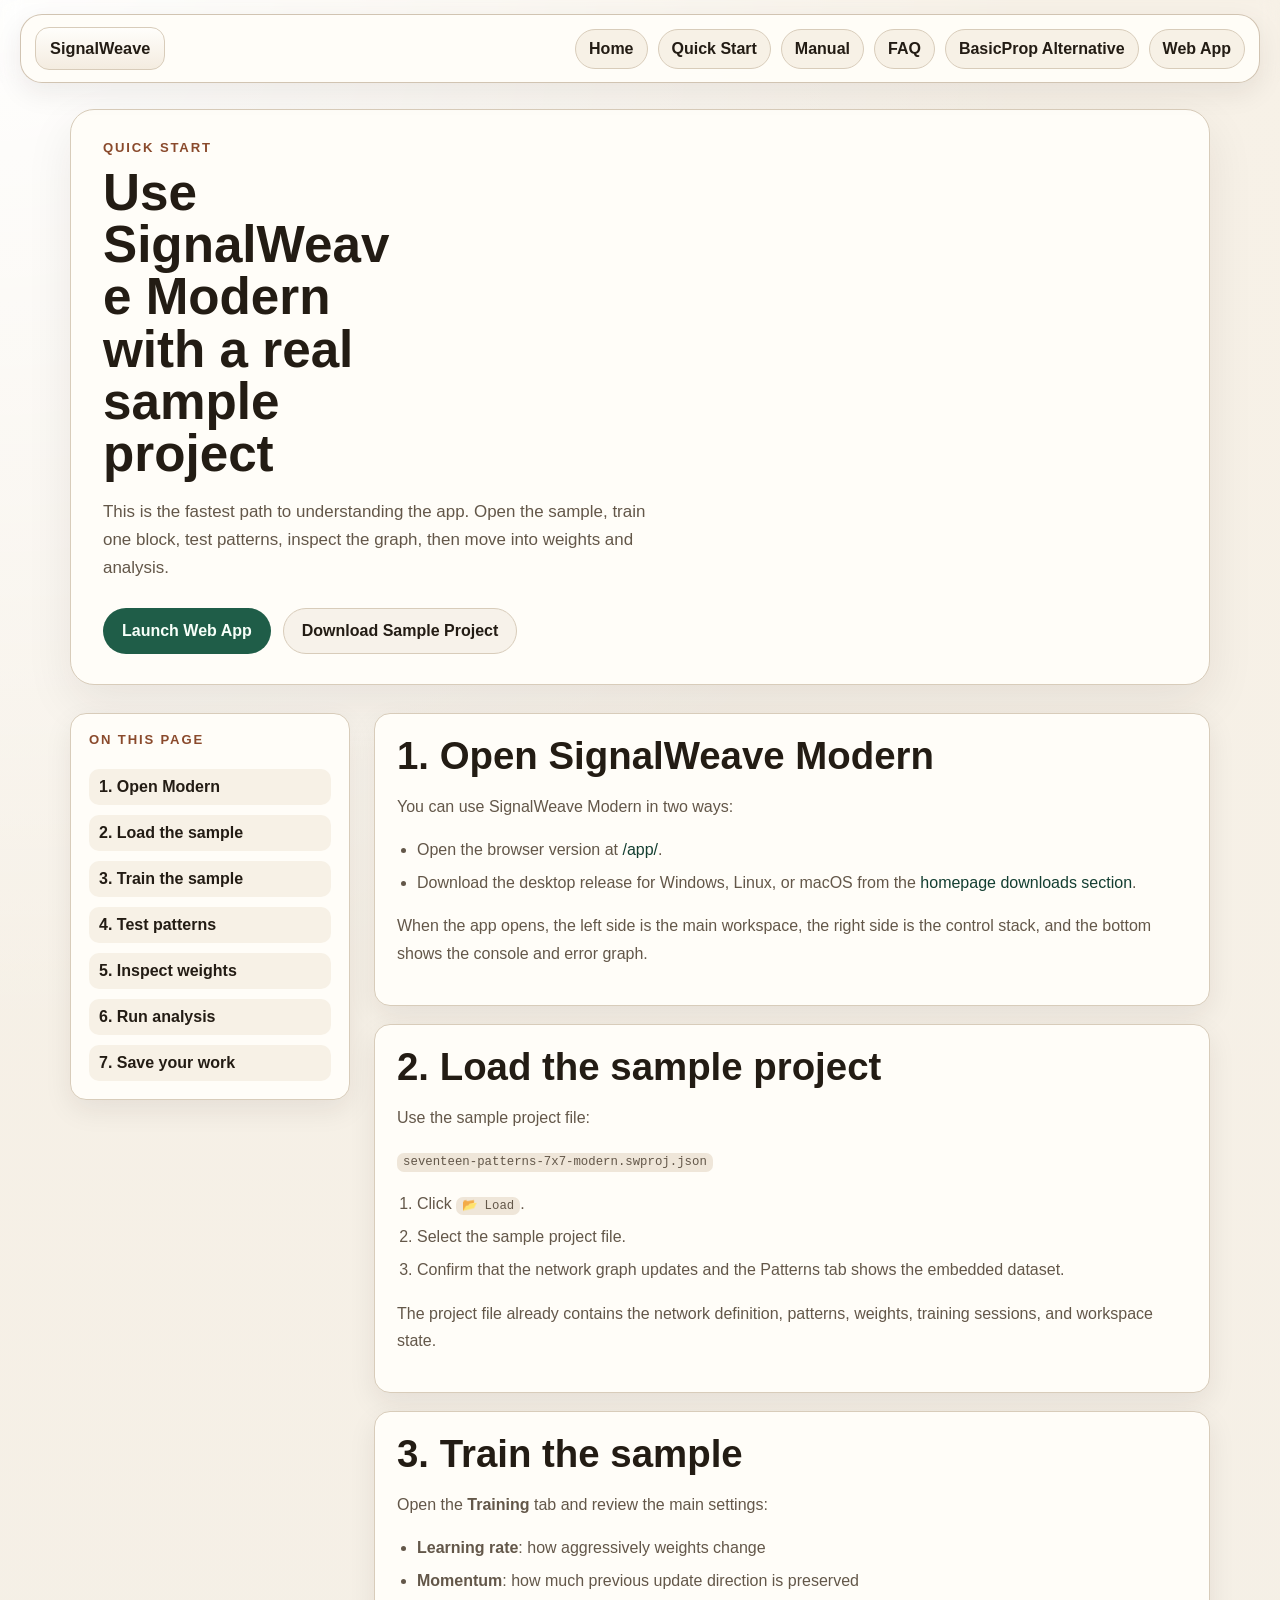
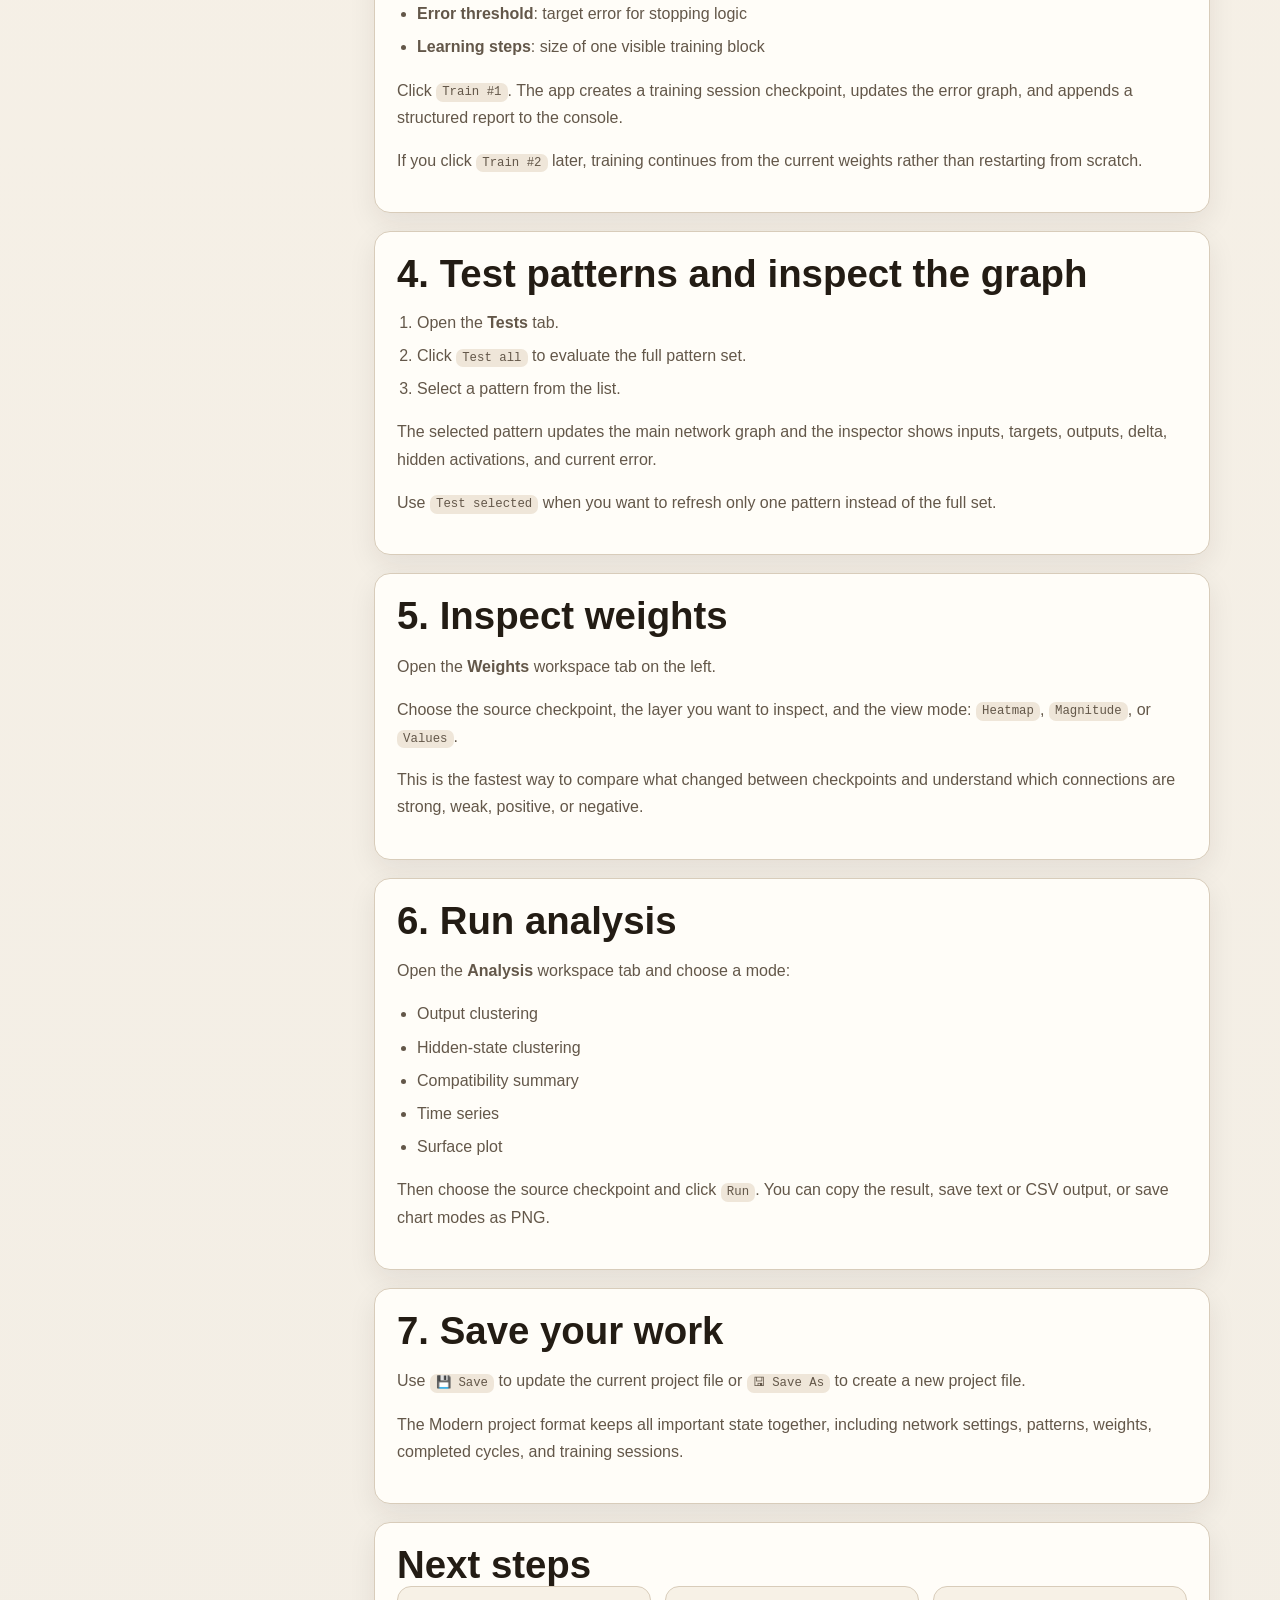
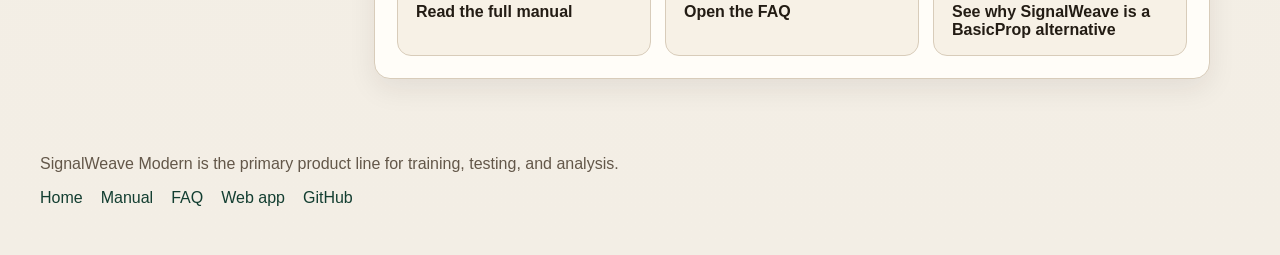
<file: site/guide/index.html>
<!DOCTYPE html>
<html lang="en">
<head>
  <meta charset="UTF-8" />
  <meta name="viewport" content="width=device-width, initial-scale=1.0" />
  <title>SignalWeave Modern Quick Start | Load a Sample and Train a Neural Network</title>
  <meta name="description" content="Step-by-step quick start for SignalWeave Modern. Learn how to open the sample project, train the network, test patterns, inspect weights, and run analysis in the desktop or web app." />
  <meta name="robots" content="index,follow" />
  <link rel="canonical" href="https://signalweave.bestdev.co.il/guide/" />
  <meta property="og:type" content="article" />
  <meta property="og:title" content="SignalWeave Modern Quick Start" />
  <meta property="og:description" content="Open the sample project, train it, test patterns, inspect weights, and use the analysis tools in SignalWeave Modern." />
  <meta property="og:url" content="https://signalweave.bestdev.co.il/guide/" />
  <meta property="og:image" content="https://signalweave.bestdev.co.il/media/modern-workspace.png" />
  <link rel="stylesheet" href="../styles.css" />
  <script type="application/ld+json">
    {
      "@context": "https://schema.org",
      "@type": "HowTo",
      "name": "How to start with SignalWeave Modern",
      "description": "Open the sample project, train the model, test patterns, inspect weights, and run analysis.",
      "step": [
        { "@type": "HowToStep", "name": "Open SignalWeave Modern" },
        { "@type": "HowToStep", "name": "Load the sample project" },
        { "@type": "HowToStep", "name": "Train one block" },
        { "@type": "HowToStep", "name": "Test patterns and inspect the graph" },
        { "@type": "HowToStep", "name": "Inspect weights and analysis" },
        { "@type": "HowToStep", "name": "Save the project" }
      ]
    }
  </script>
</head>
<body>
  <header class="site-header">
    <div class="brand-row">
      <a class="brand" href="/">SignalWeave</a>
      <nav class="site-nav" aria-label="Main">
        <a href="/">Home</a>
        <a href="/guide/">Quick Start</a>
        <a href="/manual/">Manual</a>
        <a href="/faq/">FAQ</a>
        <a href="/basicprop-alternative/">BasicProp Alternative</a>
        <a href="/app/">Web App</a>
      </nav>
    </div>
  </header>

  <main class="page simple-page">
    <section class="doc-hero">
      <p class="eyebrow">Quick Start</p>
      <h1>Use SignalWeave Modern with a real sample project</h1>
      <p class="lead">
        This is the fastest path to understanding the app. Open the sample, train one block, test patterns,
        inspect the graph, then move into weights and analysis.
      </p>
      <div class="hero-actions">
        <a class="button primary" href="/app/">Launch Web App</a>
        <a class="button secondary" href="https://raw.githubusercontent.com/Simonsbs/signalweave/main/samples/seventeen-patterns-7x7-modern.swproj.json">Download Sample Project</a>
      </div>
    </section>

    <section class="doc-grid">
      <aside class="toc-card">
        <p class="product-kicker">On this page</p>
        <a href="#step-1">1. Open Modern</a>
        <a href="#step-2">2. Load the sample</a>
        <a href="#step-3">3. Train the sample</a>
        <a href="#step-4">4. Test patterns</a>
        <a href="#step-5">5. Inspect weights</a>
        <a href="#step-6">6. Run analysis</a>
        <a href="#step-7">7. Save your work</a>
      </aside>

      <article class="doc-content">
        <section class="content-card" id="step-1">
          <h2>1. Open SignalWeave Modern</h2>
          <p>You can use SignalWeave Modern in two ways:</p>
          <ul>
            <li>Open the browser version at <a href="/app/">/app/</a>.</li>
            <li>Download the desktop release for Windows, Linux, or macOS from the <a href="/#downloads">homepage downloads section</a>.</li>
          </ul>
          <p>When the app opens, the left side is the main workspace, the right side is the control stack, and the bottom shows the console and error graph.</p>
        </section>

        <section class="content-card" id="step-2">
          <h2>2. Load the sample project</h2>
          <p>Use the sample project file:</p>
          <p><code>seventeen-patterns-7x7-modern.swproj.json</code></p>
          <ol>
            <li>Click <code>📂 Load</code>.</li>
            <li>Select the sample project file.</li>
            <li>Confirm that the network graph updates and the Patterns tab shows the embedded dataset.</li>
          </ol>
          <p>The project file already contains the network definition, patterns, weights, training sessions, and workspace state.</p>
        </section>

        <section class="content-card" id="step-3">
          <h2>3. Train the sample</h2>
          <p>Open the <strong>Training</strong> tab and review the main settings:</p>
          <ul>
            <li><strong>Learning rate</strong>: how aggressively weights change</li>
            <li><strong>Momentum</strong>: how much previous update direction is preserved</li>
            <li><strong>Error threshold</strong>: target error for stopping logic</li>
            <li><strong>Learning steps</strong>: size of one visible training block</li>
          </ul>
          <p>Click <code>Train #1</code>. The app creates a training session checkpoint, updates the error graph, and appends a structured report to the console.</p>
          <p>If you click <code>Train #2</code> later, training continues from the current weights rather than restarting from scratch.</p>
        </section>

        <section class="content-card" id="step-4">
          <h2>4. Test patterns and inspect the graph</h2>
          <ol>
            <li>Open the <strong>Tests</strong> tab.</li>
            <li>Click <code>Test all</code> to evaluate the full pattern set.</li>
            <li>Select a pattern from the list.</li>
          </ol>
          <p>The selected pattern updates the main network graph and the inspector shows inputs, targets, outputs, delta, hidden activations, and current error.</p>
          <p>Use <code>Test selected</code> when you want to refresh only one pattern instead of the full set.</p>
        </section>

        <section class="content-card" id="step-5">
          <h2>5. Inspect weights</h2>
          <p>Open the <strong>Weights</strong> workspace tab on the left.</p>
          <p>Choose the source checkpoint, the layer you want to inspect, and the view mode: <code>Heatmap</code>, <code>Magnitude</code>, or <code>Values</code>.</p>
          <p>This is the fastest way to compare what changed between checkpoints and understand which connections are strong, weak, positive, or negative.</p>
        </section>

        <section class="content-card" id="step-6">
          <h2>6. Run analysis</h2>
          <p>Open the <strong>Analysis</strong> workspace tab and choose a mode:</p>
          <ul>
            <li>Output clustering</li>
            <li>Hidden-state clustering</li>
            <li>Compatibility summary</li>
            <li>Time series</li>
            <li>Surface plot</li>
          </ul>
          <p>Then choose the source checkpoint and click <code>Run</code>. You can copy the result, save text or CSV output, or save chart modes as PNG.</p>
        </section>

        <section class="content-card" id="step-7">
          <h2>7. Save your work</h2>
          <p>Use <code>💾 Save</code> to update the current project file or <code>🖫 Save As</code> to create a new project file.</p>
          <p>The Modern project format keeps all important state together, including network settings, patterns, weights, completed cycles, and training sessions.</p>
        </section>

        <section class="content-card">
          <h2>Next steps</h2>
          <div class="mini-grid">
            <a class="feature-link" href="/manual/">Read the full manual</a>
            <a class="feature-link" href="/faq/">Open the FAQ</a>
            <a class="feature-link" href="/basicprop-alternative/">See why SignalWeave is a BasicProp alternative</a>
          </div>
        </section>
      </article>
    </section>
  </main>

  <footer class="site-footer">
    <p>SignalWeave Modern is the primary product line for training, testing, and analysis.</p>
    <div class="footer-links">
      <a href="/">Home</a>
      <a href="/manual/">Manual</a>
      <a href="/faq/">FAQ</a>
      <a href="/app/">Web app</a>
      <a href="https://github.com/Simonsbs/signalweave" target="_blank" rel="noreferrer">GitHub</a>
    </div>
  </footer>
</body>
</html>
</file>
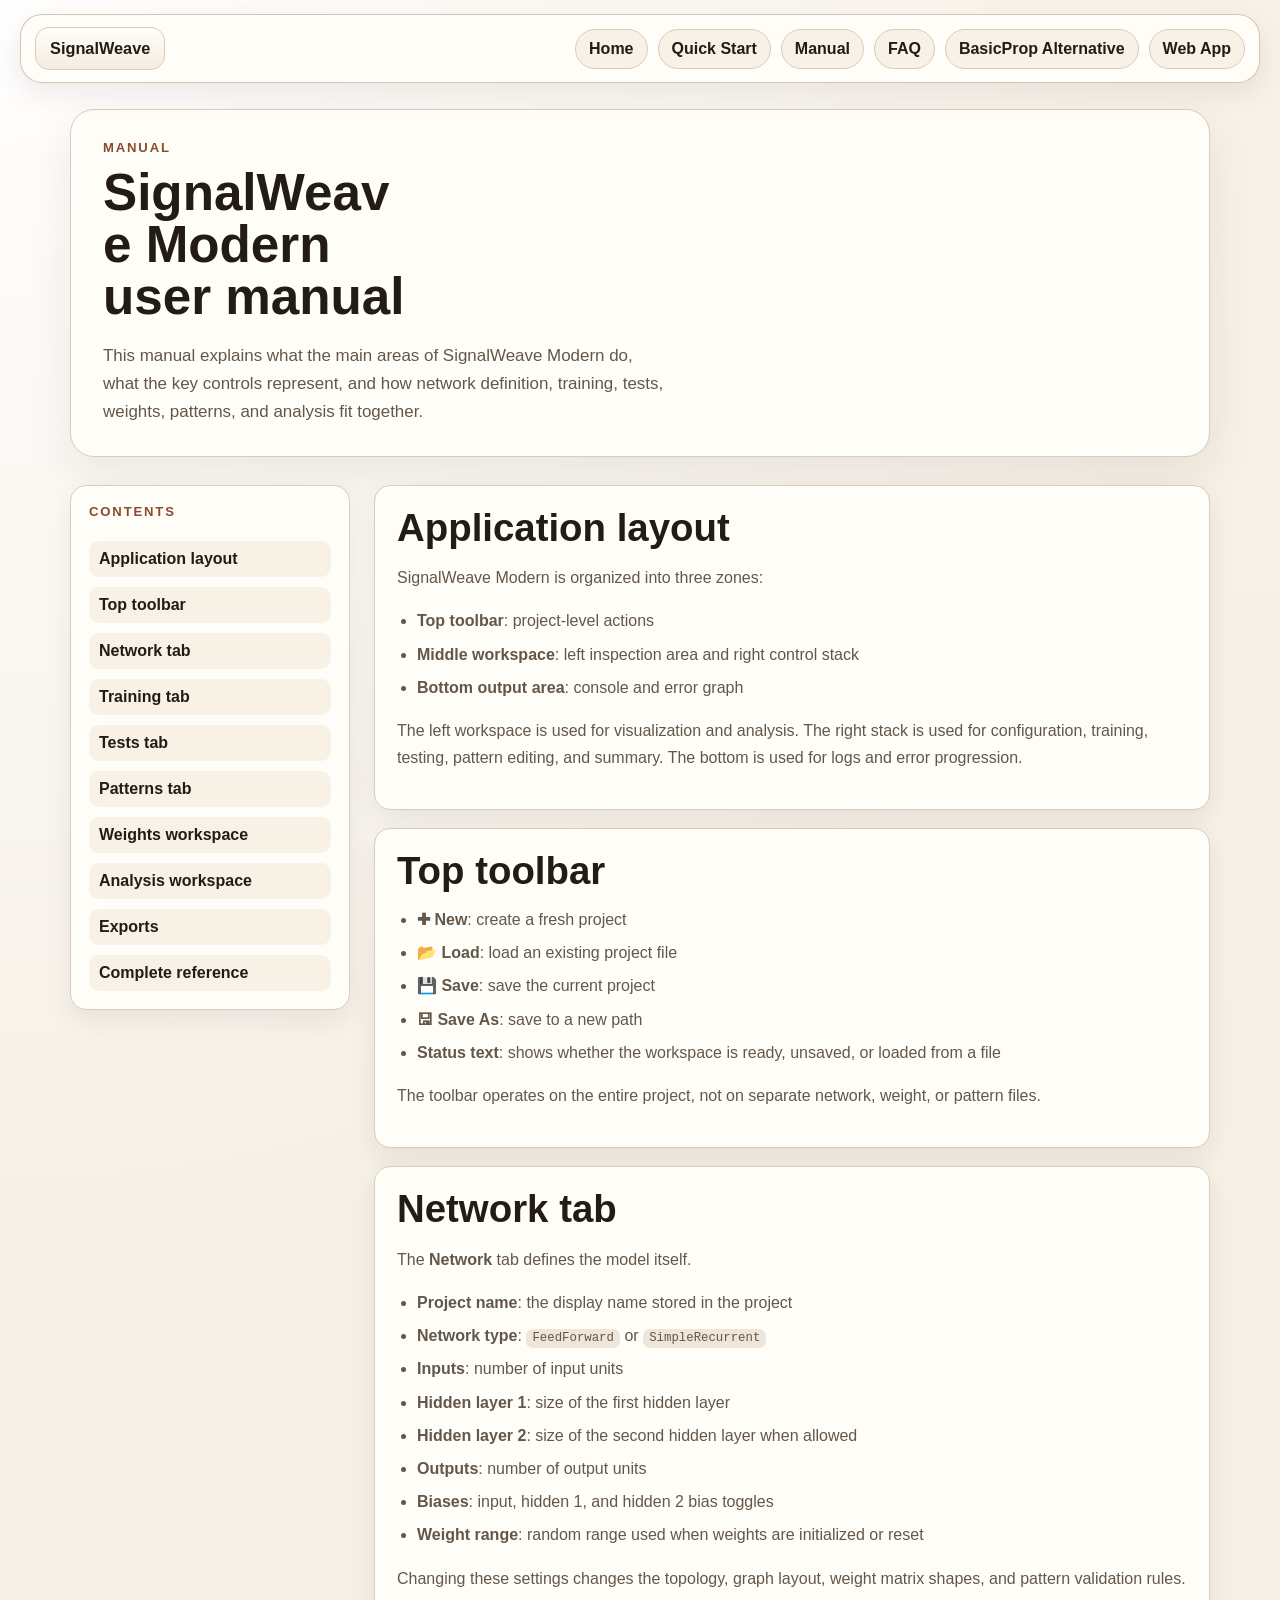
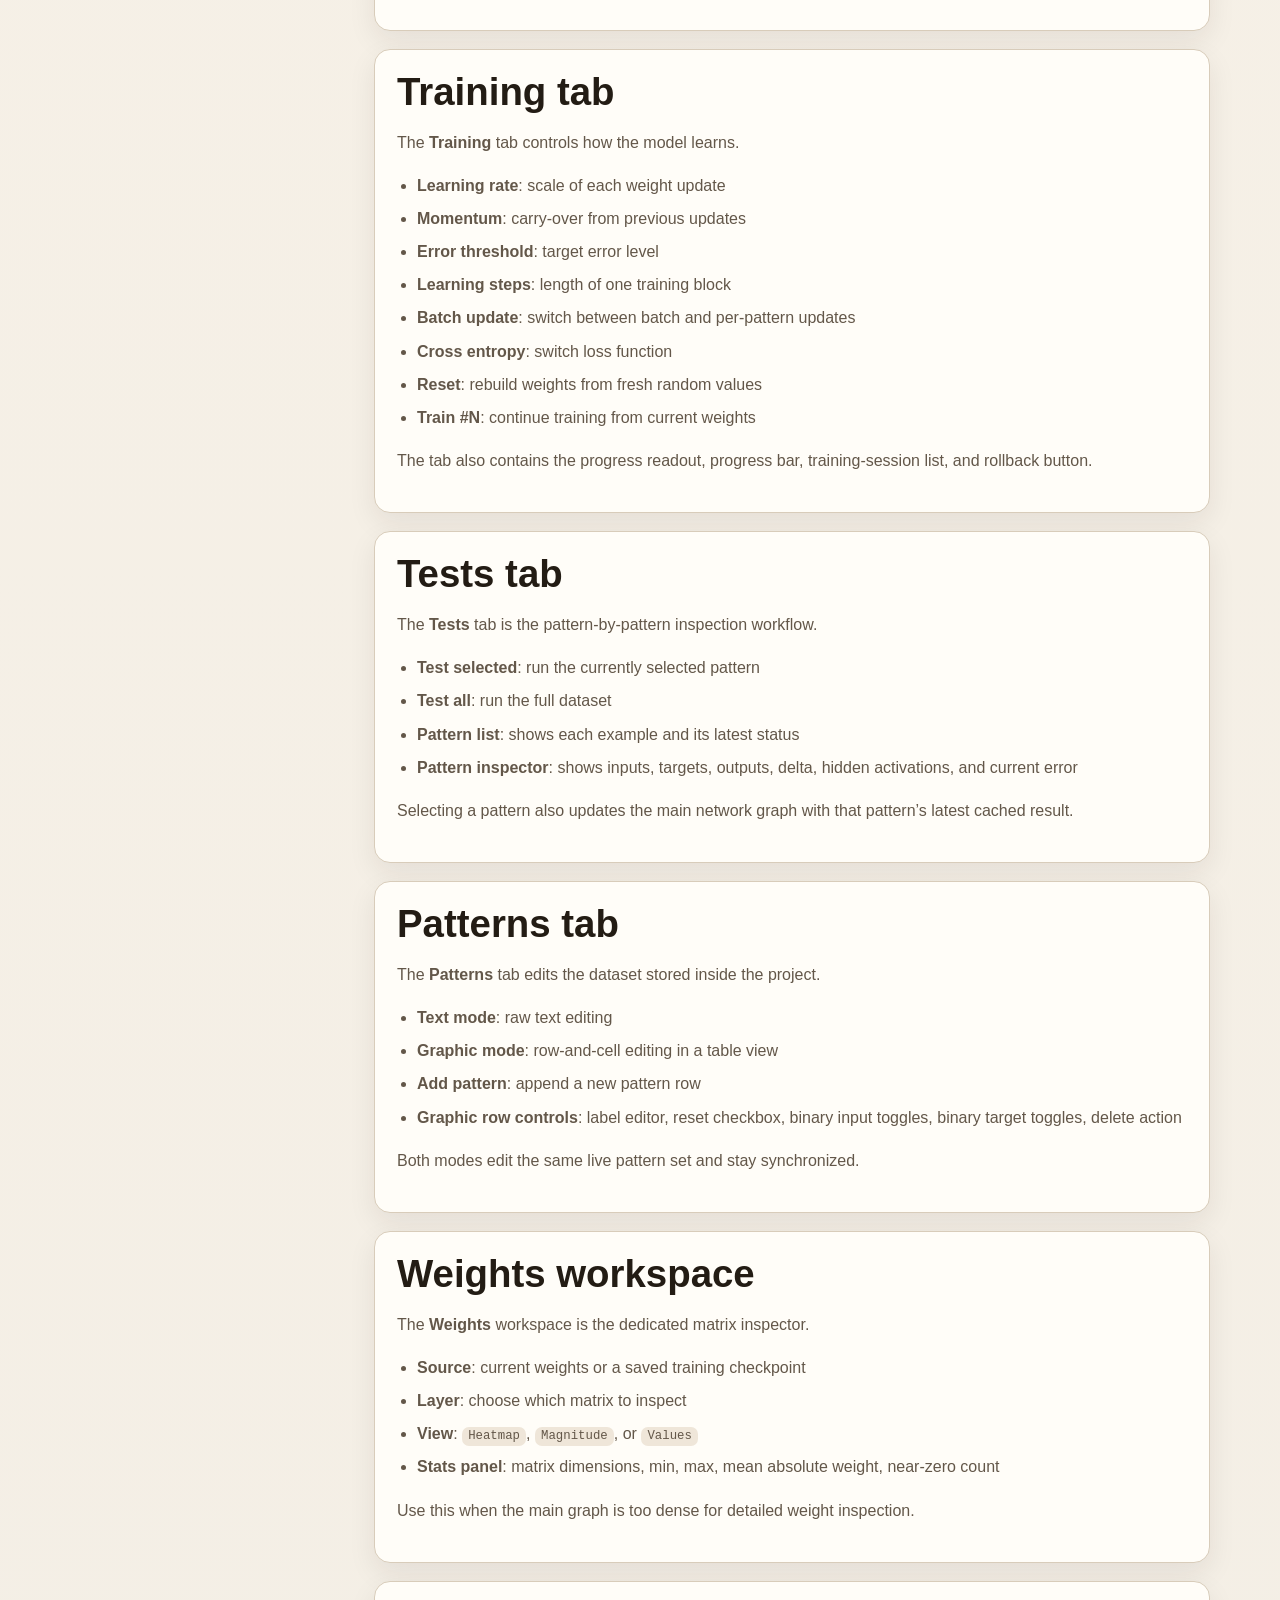
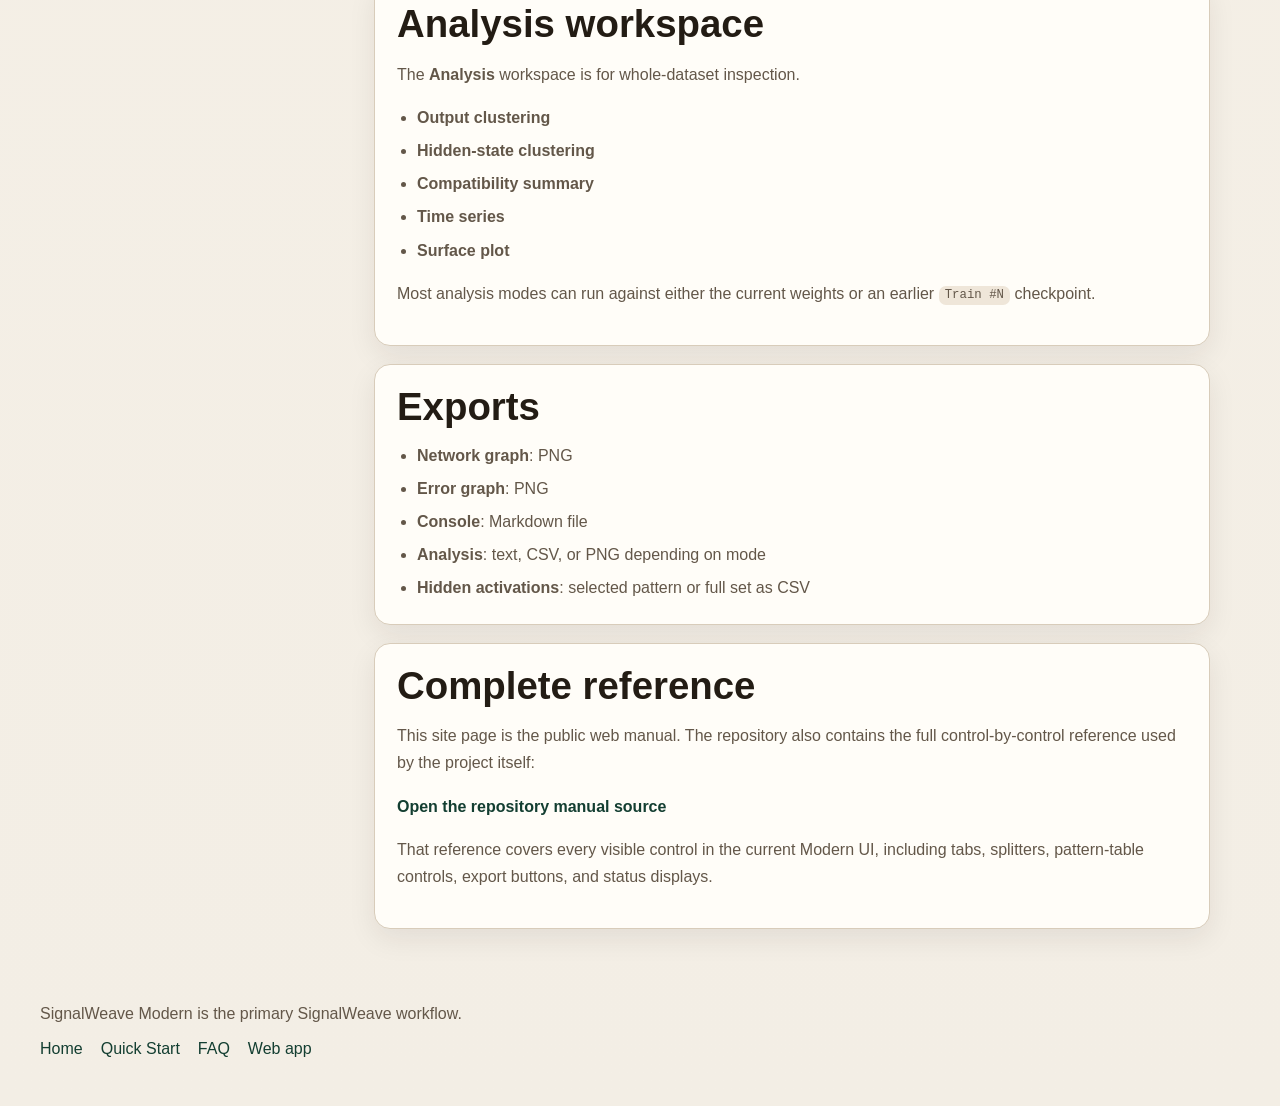
<file: site/manual/index.html>
<!DOCTYPE html>
<html lang="en">
<head>
  <meta charset="UTF-8" />
  <meta name="viewport" content="width=device-width, initial-scale=1.0" />
  <title>SignalWeave Modern User Manual | Controls, Settings, Training, Tests, Weights, Analysis</title>
  <meta name="description" content="User manual for SignalWeave Modern. Learn what every main area does, how the controls affect the model, and how network settings, training, tests, patterns, weights, and analysis work together." />
  <meta name="robots" content="index,follow" />
  <link rel="canonical" href="https://signalweave.bestdev.co.il/manual/" />
  <meta property="og:type" content="article" />
  <meta property="og:title" content="SignalWeave Modern User Manual" />
  <meta property="og:description" content="Reference manual for SignalWeave Modern controls, settings, training, tests, weights, patterns, and analysis." />
  <meta property="og:url" content="https://signalweave.bestdev.co.il/manual/" />
  <meta property="og:image" content="https://signalweave.bestdev.co.il/media/modern-workspace.png" />
  <link rel="stylesheet" href="../styles.css" />
</head>
<body>
  <header class="site-header">
    <div class="brand-row">
      <a class="brand" href="/">SignalWeave</a>
      <nav class="site-nav" aria-label="Main">
        <a href="/">Home</a>
        <a href="/guide/">Quick Start</a>
        <a href="/manual/">Manual</a>
        <a href="/faq/">FAQ</a>
        <a href="/basicprop-alternative/">BasicProp Alternative</a>
        <a href="/app/">Web App</a>
      </nav>
    </div>
  </header>

  <main class="page simple-page">
    <section class="doc-hero">
      <p class="eyebrow">Manual</p>
      <h1>SignalWeave Modern user manual</h1>
      <p class="lead">
        This manual explains what the main areas of SignalWeave Modern do, what the key controls represent,
        and how network definition, training, tests, weights, patterns, and analysis fit together.
      </p>
    </section>

    <section class="doc-grid">
      <aside class="toc-card">
        <p class="product-kicker">Contents</p>
        <a href="#layout">Application layout</a>
        <a href="#toolbar">Top toolbar</a>
        <a href="#network">Network tab</a>
        <a href="#training">Training tab</a>
        <a href="#tests">Tests tab</a>
        <a href="#patterns">Patterns tab</a>
        <a href="#weights">Weights workspace</a>
        <a href="#analysis">Analysis workspace</a>
        <a href="#exports">Exports</a>
        <a href="#full-reference">Complete reference</a>
      </aside>

      <article class="doc-content">
        <section class="content-card" id="layout">
          <h2>Application layout</h2>
          <p>SignalWeave Modern is organized into three zones:</p>
          <ul>
            <li><strong>Top toolbar</strong>: project-level actions</li>
            <li><strong>Middle workspace</strong>: left inspection area and right control stack</li>
            <li><strong>Bottom output area</strong>: console and error graph</li>
          </ul>
          <p>The left workspace is used for visualization and analysis. The right stack is used for configuration, training, testing, pattern editing, and summary. The bottom is used for logs and error progression.</p>
        </section>

        <section class="content-card" id="toolbar">
          <h2>Top toolbar</h2>
          <ul>
            <li><strong>✚ New</strong>: create a fresh project</li>
            <li><strong>📂 Load</strong>: load an existing project file</li>
            <li><strong>💾 Save</strong>: save the current project</li>
            <li><strong>🖫 Save As</strong>: save to a new path</li>
            <li><strong>Status text</strong>: shows whether the workspace is ready, unsaved, or loaded from a file</li>
          </ul>
          <p>The toolbar operates on the entire project, not on separate network, weight, or pattern files.</p>
        </section>

        <section class="content-card" id="network">
          <h2>Network tab</h2>
          <p>The <strong>Network</strong> tab defines the model itself.</p>
          <ul>
            <li><strong>Project name</strong>: the display name stored in the project</li>
            <li><strong>Network type</strong>: <code>FeedForward</code> or <code>SimpleRecurrent</code></li>
            <li><strong>Inputs</strong>: number of input units</li>
            <li><strong>Hidden layer 1</strong>: size of the first hidden layer</li>
            <li><strong>Hidden layer 2</strong>: size of the second hidden layer when allowed</li>
            <li><strong>Outputs</strong>: number of output units</li>
            <li><strong>Biases</strong>: input, hidden 1, and hidden 2 bias toggles</li>
            <li><strong>Weight range</strong>: random range used when weights are initialized or reset</li>
          </ul>
          <p>Changing these settings changes the topology, graph layout, weight matrix shapes, and pattern validation rules.</p>
        </section>

        <section class="content-card" id="training">
          <h2>Training tab</h2>
          <p>The <strong>Training</strong> tab controls how the model learns.</p>
          <ul>
            <li><strong>Learning rate</strong>: scale of each weight update</li>
            <li><strong>Momentum</strong>: carry-over from previous updates</li>
            <li><strong>Error threshold</strong>: target error level</li>
            <li><strong>Learning steps</strong>: length of one training block</li>
            <li><strong>Batch update</strong>: switch between batch and per-pattern updates</li>
            <li><strong>Cross entropy</strong>: switch loss function</li>
            <li><strong>Reset</strong>: rebuild weights from fresh random values</li>
            <li><strong>Train #N</strong>: continue training from current weights</li>
          </ul>
          <p>The tab also contains the progress readout, progress bar, training-session list, and rollback button.</p>
        </section>

        <section class="content-card" id="tests">
          <h2>Tests tab</h2>
          <p>The <strong>Tests</strong> tab is the pattern-by-pattern inspection workflow.</p>
          <ul>
            <li><strong>Test selected</strong>: run the currently selected pattern</li>
            <li><strong>Test all</strong>: run the full dataset</li>
            <li><strong>Pattern list</strong>: shows each example and its latest status</li>
            <li><strong>Pattern inspector</strong>: shows inputs, targets, outputs, delta, hidden activations, and current error</li>
          </ul>
          <p>Selecting a pattern also updates the main network graph with that pattern’s latest cached result.</p>
        </section>

        <section class="content-card" id="patterns">
          <h2>Patterns tab</h2>
          <p>The <strong>Patterns</strong> tab edits the dataset stored inside the project.</p>
          <ul>
            <li><strong>Text mode</strong>: raw text editing</li>
            <li><strong>Graphic mode</strong>: row-and-cell editing in a table view</li>
            <li><strong>Add pattern</strong>: append a new pattern row</li>
            <li><strong>Graphic row controls</strong>: label editor, reset checkbox, binary input toggles, binary target toggles, delete action</li>
          </ul>
          <p>Both modes edit the same live pattern set and stay synchronized.</p>
        </section>

        <section class="content-card" id="weights">
          <h2>Weights workspace</h2>
          <p>The <strong>Weights</strong> workspace is the dedicated matrix inspector.</p>
          <ul>
            <li><strong>Source</strong>: current weights or a saved training checkpoint</li>
            <li><strong>Layer</strong>: choose which matrix to inspect</li>
            <li><strong>View</strong>: <code>Heatmap</code>, <code>Magnitude</code>, or <code>Values</code></li>
            <li><strong>Stats panel</strong>: matrix dimensions, min, max, mean absolute weight, near-zero count</li>
          </ul>
          <p>Use this when the main graph is too dense for detailed weight inspection.</p>
        </section>

        <section class="content-card" id="analysis">
          <h2>Analysis workspace</h2>
          <p>The <strong>Analysis</strong> workspace is for whole-dataset inspection.</p>
          <ul>
            <li><strong>Output clustering</strong></li>
            <li><strong>Hidden-state clustering</strong></li>
            <li><strong>Compatibility summary</strong></li>
            <li><strong>Time series</strong></li>
            <li><strong>Surface plot</strong></li>
          </ul>
          <p>Most analysis modes can run against either the current weights or an earlier <code>Train #N</code> checkpoint.</p>
        </section>

        <section class="content-card" id="exports">
          <h2>Exports</h2>
          <ul>
            <li><strong>Network graph</strong>: PNG</li>
            <li><strong>Error graph</strong>: PNG</li>
            <li><strong>Console</strong>: Markdown file</li>
            <li><strong>Analysis</strong>: text, CSV, or PNG depending on mode</li>
            <li><strong>Hidden activations</strong>: selected pattern or full set as CSV</li>
          </ul>
        </section>

        <section class="content-card" id="full-reference">
          <h2>Complete reference</h2>
          <p>This site page is the public web manual. The repository also contains the full control-by-control reference used by the project itself:</p>
          <p><a class="inline-link" href="https://github.com/Simonsbs/signalweave/blob/main/docs/modern-user-manual.md" target="_blank" rel="noreferrer">Open the repository manual source</a></p>
          <p>That reference covers every visible control in the current Modern UI, including tabs, splitters, pattern-table controls, export buttons, and status displays.</p>
        </section>
      </article>
    </section>
  </main>

  <footer class="site-footer">
    <p>SignalWeave Modern is the primary SignalWeave workflow.</p>
    <div class="footer-links">
      <a href="/">Home</a>
      <a href="/guide/">Quick Start</a>
      <a href="/faq/">FAQ</a>
      <a href="/app/">Web app</a>
    </div>
  </footer>
</body>
</html>
</file>
<file: site/styles.css>
:root {
  --bg: #f3eee5;
  --paper: #fffdf8;
  --panel: #f8f3ea;
  --line: #d8ccba;
  --line-strong: #bfae98;
  --text: #231c14;
  --muted: #635749;
  --accent: #1f5d48;
  --accent-strong: #133e31;
  --accent-soft: #ddece4;
  --ink: #192724;
  --warm: #8a4a2c;
  --shadow: 0 18px 48px rgba(38, 30, 20, 0.08);
  --shadow-tight: 0 10px 28px rgba(38, 30, 20, 0.08);
  --radius: 24px;
  --radius-sm: 16px;
  color-scheme: light;
}

* {
  box-sizing: border-box;
}

html {
  scroll-behavior: smooth;
}

body {
  margin: 0;
  color: var(--text);
  font-family: "Segoe UI", "Helvetica Neue", Arial, sans-serif;
  background:
    radial-gradient(circle at top left, rgba(255, 255, 255, 0.94), transparent 28%),
    linear-gradient(180deg, #f7f1e7 0%, var(--bg) 100%);
}

img {
  display: block;
  max-width: 100%;
}

a {
  color: var(--accent-strong);
  text-decoration: none;
}

a:hover {
  text-decoration: underline;
}

code {
  padding: 0.15rem 0.38rem;
  border-radius: 7px;
  background: #efe6d9;
  font-size: 0.95em;
}

.site-header {
  position: sticky;
  top: 0;
  z-index: 20;
  padding: 14px 20px 0;
  backdrop-filter: blur(10px);
}

.brand-row {
  display: flex;
  justify-content: space-between;
  align-items: center;
  gap: 24px;
  max-width: 1240px;
  margin: 0 auto;
  padding: 12px 14px;
  border: 1px solid rgba(191, 174, 152, 0.72);
  border-radius: 22px;
  background: rgba(255, 253, 248, 0.95);
  box-shadow: var(--shadow-tight);
}

.brand {
  display: inline-flex;
  align-items: center;
  padding: 11px 14px;
  border: 1px solid var(--line);
  border-radius: 14px;
  background: linear-gradient(180deg, #fffefb 0%, #f4ece0 100%);
  font-size: 1.02rem;
  font-weight: 800;
  color: var(--text);
}

.site-nav {
  display: flex;
  align-items: center;
  justify-content: flex-end;
  gap: 10px;
  flex-wrap: wrap;
}

.site-nav a {
  display: inline-flex;
  align-items: center;
  justify-content: center;
  padding: 10px 13px;
  border: 1px solid var(--line);
  border-radius: 999px;
  background: #f7f1e6;
  color: var(--text);
  font-weight: 700;
}

.site-nav a:hover {
  background: #fff8ef;
  text-decoration: none;
}

.page {
  max-width: 1240px;
  margin: 0 auto;
  padding: 26px 20px 72px;
}

.hero {
  display: grid;
  grid-template-columns: minmax(0, 1.08fr) minmax(0, 0.92fr);
  gap: 28px;
  align-items: stretch;
}

.hero-copy,
.hero-shot,
.proof-card,
.use-case-card,
.step-card,
.shot-card,
.release-card,
.faq-item {
  border: 1px solid var(--line);
  background: var(--paper);
  box-shadow: var(--shadow);
}

.hero-copy,
.hero-shot,
.proof-card,
.use-case-card,
.step-card,
.shot-card,
.release-card {
  border-radius: var(--radius);
}

.hero-copy {
  padding: 34px 34px 30px;
}

.hero-shot {
  padding: 16px;
  overflow: hidden;
}

.hero-shot img {
  width: 100%;
  max-height: 560px;
  border: 1px solid var(--line);
  border-radius: 18px;
  background: #f0eadf;
  object-fit: contain;
}

.hero-shot figcaption {
  margin-top: 12px;
  color: var(--muted);
  line-height: 1.5;
}

.eyebrow,
.product-kicker {
  margin: 0 0 12px;
  color: var(--warm);
  font-size: 0.82rem;
  font-weight: 800;
  letter-spacing: 0.14em;
  text-transform: uppercase;
}

h1,
h2,
h3 {
  margin: 0;
  line-height: 1.06;
}

h1 {
  max-width: 11ch;
  font-size: clamp(2.2rem, 4vw, 3.7rem);
  overflow-wrap: anywhere;
  line-height: 1.02;
}

h2 {
  font-size: clamp(1.8rem, 3vw, 2.6rem);
}

h3 {
  font-size: 1.16rem;
}

.lead,
.section-heading > p,
.proof-card p,
.use-case-card p,
.step-card p,
.product-copy,
.faq-item p,
.release-line,
.site-footer p {
  color: var(--muted);
  line-height: 1.65;
}

.lead {
  margin: 18px 0 0;
  max-width: 60ch;
  font-size: 1.06rem;
}

.lead-compact {
  margin-top: 14px;
  font-size: 0.98rem;
}

.hero-actions {
  display: flex;
  flex-wrap: wrap;
  gap: 12px;
  margin-top: 26px;
}

.button {
  display: inline-flex;
  align-items: center;
  justify-content: center;
  min-width: 164px;
  padding: 13px 18px;
  border-radius: 999px;
  border: 1px solid transparent;
  font-weight: 800;
}

.button.primary {
  background: var(--accent);
  color: #f7fff9;
}

.button.primary:hover {
  background: var(--accent-strong);
  text-decoration: none;
}

.button.primary-alt {
  background: #233c4c;
  color: #f4fbff;
}

.button.primary-alt:hover {
  background: #172a36;
  text-decoration: none;
}

.button.secondary {
  border-color: var(--line);
  background: #f7f2ea;
  color: var(--text);
}

.button.secondary:hover {
  background: #fffaf1;
  text-decoration: none;
}

.simple-page {
  max-width: 1180px;
}

.doc-hero {
  margin-bottom: 28px;
  padding: 30px 32px;
  border: 1px solid var(--line);
  border-radius: var(--radius);
  background: var(--paper);
  box-shadow: var(--shadow);
}

.doc-grid {
  display: grid;
  grid-template-columns: 280px minmax(0, 1fr);
  gap: 24px;
  align-items: start;
}

.toc-card,
.content-card,
.mini-card {
  border: 1px solid var(--line);
  border-radius: var(--radius-sm);
  background: var(--paper);
  box-shadow: var(--shadow-tight);
}

.toc-card {
  position: sticky;
  top: 92px;
  padding: 18px;
  display: grid;
  gap: 10px;
}

.toc-card a {
  padding: 9px 10px;
  border-radius: 10px;
  background: #f7f1e6;
  color: var(--text);
  font-weight: 700;
}

.toc-card a:hover {
  background: #fff8ef;
  text-decoration: none;
}

.doc-content {
  display: grid;
  gap: 18px;
}

.content-card {
  padding: 22px;
}

.content-card p {
  color: var(--muted);
  line-height: 1.7;
}

.content-card ul,
.content-card ol {
  margin: 14px 0 0;
  padding-left: 20px;
  color: var(--muted);
  line-height: 1.7;
}

.content-card li + li {
  margin-top: 6px;
}

.mini-grid {
  display: grid;
  grid-template-columns: repeat(3, minmax(0, 1fr));
  gap: 14px;
}

.mini-card {
  padding: 18px;
}

.feature-link {
  display: block;
  padding: 16px 18px;
  border: 1px solid var(--line);
  border-radius: 14px;
  background: #f7f1e6;
  color: var(--text);
  font-weight: 800;
}

.feature-link:hover {
  background: #fff8ef;
  text-decoration: none;
}

.faq-list-page {
  margin-top: 0;
}

.hero-points {
  display: flex;
  flex-wrap: wrap;
  gap: 10px;
  margin-top: 22px;
}

.hero-points span {
  padding: 9px 12px;
  border-radius: 999px;
  background: var(--accent-soft);
  color: var(--ink);
  font-size: 0.94rem;
  font-weight: 700;
}

.proof-strip,
.use-case-grid,
.steps-grid,
.download-layout,
.screenshot-grid {
  display: grid;
  gap: 22px;
}

.proof-strip {
  grid-template-columns: repeat(3, minmax(0, 1fr));
  margin-top: 26px;
}

.proof-card {
  padding: 24px;
}

.proof-card h2 {
  font-size: 1.26rem;
  margin-bottom: 12px;
}

.section {
  margin-top: 56px;
}

.section-heading {
  max-width: 72ch;
  margin-bottom: 24px;
}

.section-heading h2 {
  margin-bottom: 12px;
}

.section-heading > p {
  margin: 0;
}

.use-case-grid {
  grid-template-columns: repeat(3, minmax(0, 1fr));
}

.use-case-card,
.step-card {
  padding: 24px;
}

.use-case-card h3,
.step-card h3 {
  margin-bottom: 10px;
}

.steps-grid {
  grid-template-columns: repeat(4, minmax(0, 1fr));
}

.step-card {
  position: relative;
  overflow: hidden;
}

.step-number {
  display: inline-flex;
  align-items: center;
  justify-content: center;
  width: 36px;
  height: 36px;
  border-radius: 50%;
  margin-bottom: 14px;
  background: var(--accent);
  color: #f6fff8;
  font-weight: 800;
}

.sample-links,
.product-links,
.footer-links {
  display: flex;
  gap: 18px;
  flex-wrap: wrap;
}

.sample-links {
  margin-top: 18px;
}

.inline-link {
  font-weight: 700;
}

.screenshot-grid {
  grid-template-columns: minmax(0, 1.12fr) minmax(0, 0.88fr);
  align-items: start;
}

.shot-card {
  padding: 14px;
  overflow: hidden;
}

.shot-card img {
  width: 100%;
  max-height: 560px;
  border: 1px solid var(--line);
  border-radius: 16px;
  background: #f0eadf;
  object-fit: contain;
}

.shot-card figcaption {
  margin-top: 12px;
  color: var(--muted);
  line-height: 1.55;
}

.shot-large {
  grid-row: span 1;
}

.download-layout {
  grid-template-columns: minmax(0, 1.2fr) minmax(320px, 0.8fr);
}

.release-card {
  padding: 28px;
}

.release-card-featured {
  border-color: #a8c4b8;
}

.release-card-aside {
  background: var(--panel);
}

.release-header {
  display: flex;
  justify-content: space-between;
  align-items: start;
  gap: 14px;
}

.badge {
  display: inline-flex;
  align-items: center;
  padding: 8px 12px;
  border-radius: 999px;
  background: var(--accent-soft);
  color: var(--ink);
  font-size: 0.82rem;
  font-weight: 800;
  white-space: nowrap;
}

.badge.muted {
  background: #efe7dc;
  color: #5e5247;
}

.release-meta {
  min-height: 72px;
  margin: 18px 0 14px;
}

.release-line {
  margin: 5px 0;
}

.release-line strong {
  color: var(--text);
}

.downloads {
  display: grid;
  grid-template-columns: repeat(2, minmax(0, 1fr));
  gap: 10px;
}

.downloads.compact {
  grid-template-columns: minmax(0, 1fr);
}

.download-link {
  display: flex;
  justify-content: space-between;
  align-items: center;
  gap: 12px;
  padding: 12px 14px;
  border: 1px solid var(--line);
  border-radius: 14px;
  background: #f8f1e8;
  color: var(--text);
  font-weight: 700;
}

.download-link:hover {
  background: #fff8f0;
  text-decoration: none;
}

.download-meta {
  color: var(--muted);
  font-size: 0.86rem;
  font-weight: 600;
}

.product-links {
  margin-top: 18px;
}

.faq-list {
  display: grid;
  gap: 14px;
}

.faq-item {
  border-radius: 18px;
  padding: 0 22px;
  background: var(--paper);
}

.faq-item summary {
  cursor: pointer;
  padding: 18px 0;
  font-weight: 800;
  list-style: none;
}

.faq-item summary::-webkit-details-marker {
  display: none;
}

.faq-item p {
  margin: 0 0 18px;
}

.loading,
.error {
  margin: 0;
  color: var(--muted);
}

.site-footer {
  max-width: 1240px;
  margin: 0 auto;
  padding: 0 20px 48px;
}

.site-footer p {
  margin: 0 0 12px;
}

@media (max-width: 1080px) {
  .hero,
  .proof-strip,
  .use-case-grid,
  .steps-grid,
  .download-layout,
  .screenshot-grid {
    grid-template-columns: 1fr;
  }

  .downloads {
    grid-template-columns: 1fr;
  }

  .doc-grid,
  .mini-grid {
    grid-template-columns: 1fr;
  }
}

@media (max-width: 760px) {
  .site-header {
    position: static;
  }

  .brand-row {
    flex-direction: column;
    align-items: start;
    border-radius: 24px;
  }

  .site-nav {
    width: 100%;
    justify-content: flex-start;
  }

  .page {
    padding-top: 18px;
  }

  .hero-copy,
  .doc-hero,
  .content-card,
  .mini-card,
  .release-card,
  .proof-card,
  .use-case-card,
  .step-card {
    padding: 22px;
  }

  .site-nav,
  .hero-actions,
  .hero-points,
  .sample-links,
  .product-links,
  .footer-links {
    gap: 12px;
  }

  h1 {
    max-width: none;
    font-size: clamp(1.9rem, 10vw, 2.9rem);
  }

  .toc-card {
    position: static;
  }
}
</file>
